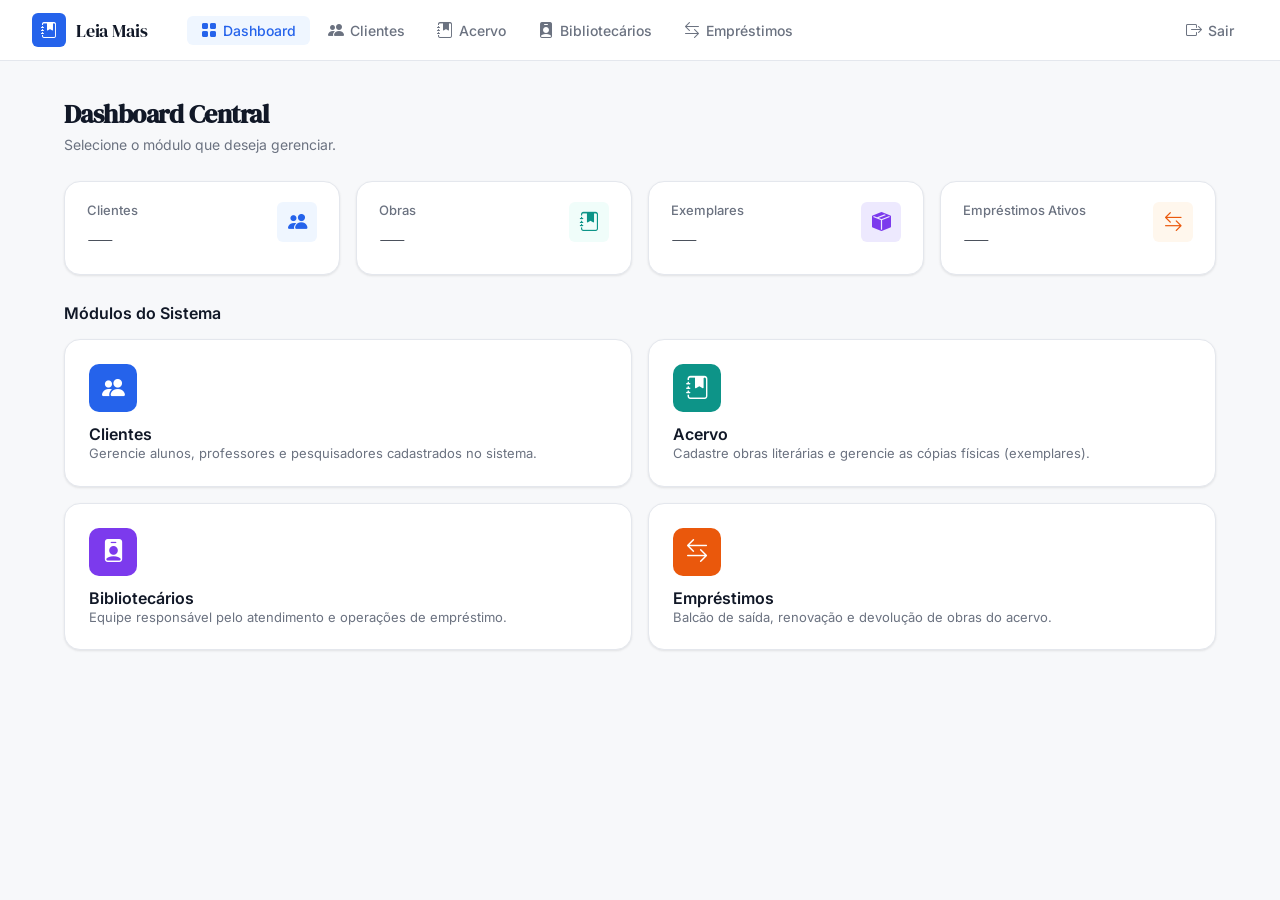
<file: index.html>
<!DOCTYPE html>
<html lang="pt-BR">
<head>
  <meta charset="UTF-8" />
  <meta name="viewport" content="width=device-width, initial-scale=1.0" />
  <title>Leia Mais — Dashboard</title>
  <link rel="stylesheet" href="https://cdn.jsdelivr.net/npm/bootstrap-icons@1.11.3/font/bootstrap-icons.min.css" />
  <link rel="stylesheet" href="style.css" />
</head>
<body>

  <nav class="nav">
    <a href="index.html" class="nav-brand">
      <div class="nav-brand-icon">
        <i class="bi bi-journal-bookmark-fill"></i>
      </div>
      <span class="nav-brand-name">Leia Mais</span>
    </a>

    <div class="nav-links">
      <a href="index.html" class="nav-link active">
        <i class="bi bi-grid-fill"></i>
        Dashboard
      </a>
      <a href="clientes.html" class="nav-link">
        <i class="bi bi-people-fill"></i>
        Clientes
      </a>
      <a href="acervo.html" class="nav-link">
        <i class="bi bi-journal-bookmark-fill"></i>
        Acervo
      </a>
      <a href="bibliotecarios.html" class="nav-link">
        <i class="bi bi-person-badge-fill"></i>
        Bibliotecários
      </a>
      <a href="emprestimos.html" class="nav-link">
        <i class="bi bi-arrow-left-right"></i>
        Empréstimos
      </a>
    </div>

    <div class="nav-actions">
      <a href="login.html" class="btn-logout">
        <i class="bi bi-box-arrow-right"></i>
        Sair
      </a>
    </div>
  </nav>

  <main class="page">

    <div class="page-header">
      <h1 class="page-title">Dashboard Central</h1>
      <p class="page-subtitle">Selecione o módulo que deseja gerenciar.</p>
    </div>

  
    <div class="stats-grid">

      <div class="stat-card">
        <div class="stat-info">
          <p class="stat-label">Clientes</p>
          <p class="stat-value" id="stat-clientes">—</p>
        </div>
        <div class="stat-icon stat-icon-blue">
          <i class="bi bi-people-fill"></i>
        </div>
      </div>

      <div class="stat-card">
        <div class="stat-info">
          <p class="stat-label">Obras</p>
          <p class="stat-value" id="stat-obras">—</p>
        </div>
        <div class="stat-icon stat-icon-teal">
          <i class="bi bi-journal-bookmark-fill"></i>
        </div>
      </div>

      <div class="stat-card">
        <div class="stat-info">
          <p class="stat-label">Exemplares</p>
          <p class="stat-value" id="stat-exemplares">—</p>
        </div>
        <div class="stat-icon stat-icon-purple">
          <i class="bi bi-box-seam-fill"></i>
        </div>
      </div>

      <div class="stat-card">
        <div class="stat-info">
          <p class="stat-label">Empréstimos Ativos</p>
          <p class="stat-value" id="stat-emprestimos">—</p>
        </div>
        <div class="stat-icon stat-icon-orange">
          <i class="bi bi-arrow-left-right"></i>
        </div>
      </div>

    </div>

    <div class="page-header" style="margin-bottom:16px;">
      <h2 style="font-size:1rem; font-weight:600; color:var(--color-text);">Módulos do Sistema</h2>
    </div>

    <div class="modules-grid">

      <a href="clientes.html" class="module-card">
        <div class="module-icon module-icon-blue">
          <i class="bi bi-people-fill"></i>
        </div>
        <div>
          <p class="module-name">Clientes</p>
          <p class="module-desc">Gerencie alunos, professores e pesquisadores cadastrados no sistema.</p>
        </div>
      </a>

      <a href="acervo.html" class="module-card">
        <div class="module-icon module-icon-teal">
          <i class="bi bi-journal-bookmark-fill"></i>
        </div>
        <div>
          <p class="module-name">Acervo</p>
          <p class="module-desc">Cadastre obras literárias e gerencie as cópias físicas (exemplares).</p>
        </div>
      </a>

      <a href="bibliotecarios.html" class="module-card">
        <div class="module-icon module-icon-purple">
          <i class="bi bi-person-badge-fill"></i>
        </div>
        <div>
          <p class="module-name">Bibliotecários</p>
          <p class="module-desc">Equipe responsável pelo atendimento e operações de empréstimo.</p>
        </div>
      </a>

      <a href="emprestimos.html" class="module-card">
        <div class="module-icon module-icon-orange">
          <i class="bi bi-arrow-left-right"></i>
        </div>
        <div>
          <p class="module-name">Empréstimos</p>
          <p class="module-desc">Balcão de saída, renovação e devolução de obras do acervo.</p>
        </div>
      </a>

    </div>

  </main>

</body>
</html>
</file>
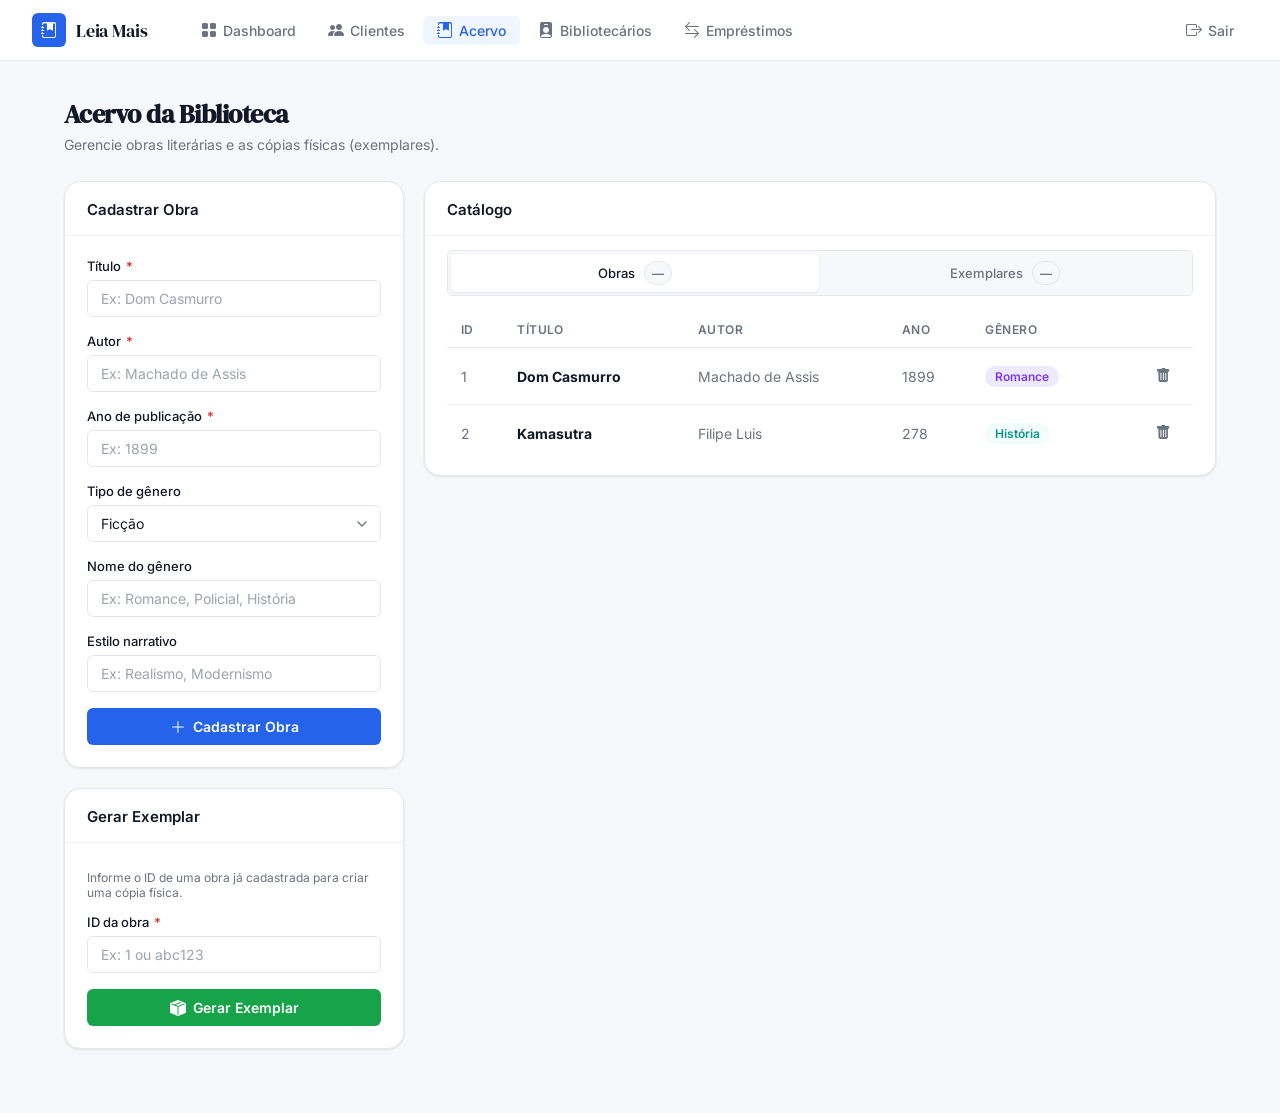
<file: acervo.html>
<!DOCTYPE html>
<html lang="pt-BR">
<head>
  <meta charset="UTF-8" />
  <meta name="viewport" content="width=device-width, initial-scale=1.0" />
  <title>Leia Mais — Acervo</title>
  <link rel="stylesheet" href="https://cdn.jsdelivr.net/npm/bootstrap-icons@1.11.3/font/bootstrap-icons.min.css" />
  <link rel="stylesheet" href="style.css" />
</head>
<body>

  <nav class="nav">
    <a href="index.html" class="nav-brand">
      <div class="nav-brand-icon">
        <i class="bi bi-journal-bookmark-fill"></i>
      </div>
      <span class="nav-brand-name">Leia Mais</span>
    </a>
    <div class="nav-links">
      <a href="index.html" class="nav-link">
        <i class="bi bi-grid-fill"></i>
        Dashboard
      </a>
      <a href="clientes.html" class="nav-link">
        <i class="bi bi-people-fill"></i>
        Clientes
      </a>
      <a href="acervo.html" class="nav-link active">
        <i class="bi bi-journal-bookmark-fill"></i>
        Acervo
      </a>
      <a href="bibliotecarios.html" class="nav-link">
        <i class="bi bi-person-badge-fill"></i>
        Bibliotecários
      </a>
      <a href="emprestimos.html" class="nav-link">
        <i class="bi bi-arrow-left-right"></i>
        Empréstimos
      </a>
    </div>
    <div class="nav-actions">
      <a href="login.html" class="btn-logout">
        <i class="bi bi-box-arrow-right"></i>
        Sair
      </a>
    </div>
  </nav>

  <main class="page">

    <div class="page-header">
      <h1 class="page-title">Acervo da Biblioteca</h1>
      <p class="page-subtitle">Gerencie obras literárias e as cópias físicas (exemplares).</p>
    </div>

    <div class="two-col">

      <div style="display:flex; flex-direction:column; gap:20px;">

        <div class="card">
          <div class="card-header">
            <span class="card-title">Cadastrar Obra</span>
          </div>
          <div class="card-body">
         
            <form id="form-obra" autocomplete="off">

              <div class="form-group">
                <label class="form-label" for="obra-titulo">Título <span class="req">*</span></label>
                <input id="obra-titulo" name="titulo" type="text" class="form-control"
                       placeholder="Ex: Dom Casmurro" required />
              </div>

              <div class="form-group">
                <label class="form-label" for="obra-autor">Autor <span class="req">*</span></label>
                <input id="obra-autor" name="autor" type="text" class="form-control"
                       placeholder="Ex: Machado de Assis" required />
              </div>

              <div class="form-group">
                <label class="form-label" for="obra-ano">Ano de publicação <span class="req">*</span></label>
                <input id="obra-ano" name="anoPublicacao" type="number" class="form-control"
                       placeholder="Ex: 1899" min="1" max="9999" required />
              </div>

              <div class="form-group">
                <label class="form-label" for="obra-tipo-genero">Tipo de gênero</label>
               
                <select id="obra-tipo-genero" name="tipoGenero" class="form-control">
                  <option value="ficcao">Ficção</option>
                  <option value="naoFiccao">Não Ficção</option>
                </select>
              </div>

              <div class="form-group">
                <label class="form-label" for="obra-nome-genero">Nome do gênero</label>
                <input id="obra-nome-genero" name="nomeGenero" type="text" class="form-control"
                       placeholder="Ex: Romance, Policial, História" />
              </div>

              <div class="form-group" id="grupo-estilo">
                <label class="form-label" for="obra-estilo">Estilo narrativo</label>
                <input id="obra-estilo" name="estiloNarrativo" type="text" class="form-control"
                       placeholder="Ex: Realismo, Modernismo" />
              </div>

              <div class="form-group" id="grupo-area-estudo" style="display:none;">
                <label class="form-label" for="obra-area-estudo">Área de estudo</label>
                <input id="obra-area-estudo" name="areaEstudo" type="text" class="form-control"
                       placeholder="Ex: História, Filosofia" />
              </div>

              <button type="submit" class="btn btn-primary">
                <i class="bi bi-plus-lg"></i>
                Cadastrar Obra
              </button>

            </form>
          </div>
        </div>

        <div class="card">
          <div class="card-header">
            <span class="card-title">Gerar Exemplar</span>
          </div>
          <div class="card-body">
            <p class="form-hint" style="margin-bottom:14px;">Informe o ID de uma obra já cadastrada para criar uma cópia física.</p>
           
            <form id="form-exemplar" autocomplete="off">

              <div class="form-group">
                <label class="form-label" for="exemplar-obra-id">ID da obra <span class="req">*</span></label>
                <input id="exemplar-obra-id" name="obraId" type="text" class="form-control"
                       placeholder="Ex: 1 ou abc123" required />
              </div>

              <button type="submit" class="btn btn-green">
                <i class="bi bi-box-seam-fill"></i>
                Gerar Exemplar
              </button>

            </form>
          </div>
        </div>

      </div>

      <div class="card">
        <div class="card-header">
          <span class="card-title">Catálogo</span>
        </div>
        <div class="card-body" style="padding-top:14px; padding-bottom:14px;">

          <div class="tab-group" role="tablist">
            <button class="tab-btn active" id="tab-obras" role="tab" aria-selected="true"
                    aria-controls="painel-obras">
              Obras <span class="badge-count" id="count-obras" style="margin-left:6px;">—</span>
            </button>
            <button class="tab-btn" id="tab-exemplares" role="tab" aria-selected="false"
                    aria-controls="painel-exemplares">
              Exemplares <span class="badge-count" id="count-exemplares" style="margin-left:6px;">—</span>
            </button>
          </div>

          <div id="painel-obras" role="tabpanel" aria-labelledby="tab-obras">
            <div class="table-wrap">
              <table id="tabela-obras" aria-label="Lista de obras">
                <thead>
                  <tr>
                    <th>ID</th>
                    <th>Título</th>
                    <th>Autor</th>
                    <th>Ano</th>
                    <th>Gênero</th>
                    <th></th>
                  </tr>
                </thead>
                <tbody id="tbody-obras">
                  <tr data-obra-id="">
                    <td class="td-muted">1</td>
                    <td><strong>Dom Casmurro</strong></td>
                    <td class="td-muted">Machado de Assis</td>
                    <td class="td-muted">1899</td>
                    <td><span class="pill pill-purple">Romance</span></td>
                    <td class="td-actions">
                      <button class="btn-icon" title="Remover obra" aria-label="Remover Dom Casmurro">
                        <i class="bi bi-trash-fill"></i>
                      </button>
                    </td>
                  </tr>
                  <tr data-obra-id="">
                    <td class="td-muted">2</td>
                    <td><strong>Kamasutra</strong></td>
                    <td class="td-muted">Filipe Luis</td>
                    <td class="td-muted">278</td>
                    <td><span class="pill pill-teal">História</span></td>
                    <td class="td-actions">
                      <button class="btn-icon" title="Remover obra" aria-label="Remover 1822">
                        <i class="bi bi-trash-fill"></i>
                      </button>
                    </td>
                  </tr>
                </tbody>
              </table>
            </div>
          </div>

          <div id="painel-exemplares" role="tabpanel" aria-labelledby="tab-exemplares" style="display:none;">
            <div class="table-wrap">
              <table id="tabela-exemplares" aria-label="Lista de exemplares">
                <thead>
                  <tr>
                    <th>ID Exemplar</th>
                    <th>Obra</th>
                    <th>Status</th>
                    <th></th>
                  </tr>
                </thead>
                <tbody id="tbody-exemplares">
                  <tr data-exemplar-id="">
                    <td><strong>EX001</strong></td>
                    <td class="td-muted">Dom Casmurro</td>
                    <td><span class="status-dot">Disponível</span></td>
                    <td class="td-actions">
                      <button class="btn-icon" title="Remover exemplar" aria-label="Remover EX001">
                        <i class="bi bi-trash-fill"></i>
                      </button>
                    </td>
                  </tr>
                  <tr data-exemplar-id="">
                    <td><strong>EX002</strong></td>
                    <td class="td-muted">Kamasutra</td>
                    <td><span class="status-dot">Disponível</span></td>
                    <td class="td-actions">
                      <button class="btn-icon" title="Remover exemplar" aria-label="Remover EX002">
                        <i class="bi bi-trash-fill"></i>
                      </button>
                    </td>
                  </tr>
                </tbody>
              </table>
            </div>
          </div>

        </div>
      </div>

    </div>
  </main>

  <script>
    const tabObras      = document.getElementById('tab-obras');
    const tabExemplares = document.getElementById('tab-exemplares');
    const painelObras      = document.getElementById('painel-obras');
    const painelExemplares = document.getElementById('painel-exemplares');

    tabObras.addEventListener('click', () => {
      tabObras.classList.add('active');       tabObras.setAttribute('aria-selected','true');
      tabExemplares.classList.remove('active'); tabExemplares.setAttribute('aria-selected','false');
      painelObras.style.display = '';
      painelExemplares.style.display = 'none';
    });

    tabExemplares.addEventListener('click', () => {
      tabExemplares.classList.add('active');  tabExemplares.setAttribute('aria-selected','true');
      tabObras.classList.remove('active');      tabObras.setAttribute('aria-selected','false');
      painelObras.style.display = 'none';
      painelExemplares.style.display = '';
    });

    const selectGenero    = document.getElementById('obra-tipo-genero');
    const grupoEstilo     = document.getElementById('grupo-estilo');
    const grupoAreaEstudo = document.getElementById('grupo-area-estudo');

    selectGenero.addEventListener('change', () => {
      const isFiccao = selectGenero.value === 'ficcao';
      grupoEstilo.style.display     = isFiccao ? '' : 'none';
      grupoAreaEstudo.style.display = isFiccao ? 'none' : '';
    });
  </script>

</body>
</html>
</file>
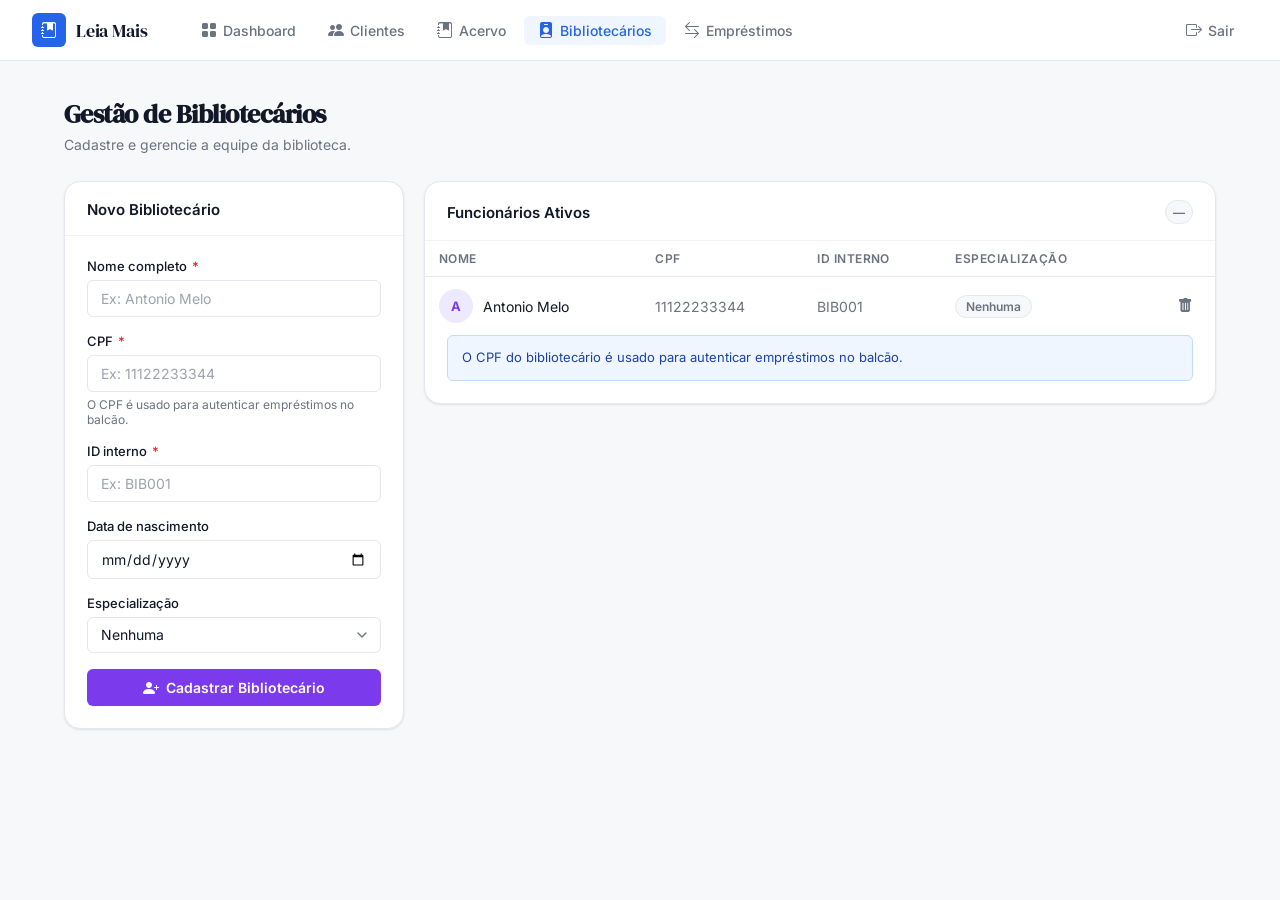
<file: bibliotecarios.html>
<!DOCTYPE html>
<html lang="pt-BR">
<head>
  <meta charset="UTF-8" />
  <meta name="viewport" content="width=device-width, initial-scale=1.0" />
  <title>Leia Mais — Bibliotecários</title>
  <link rel="stylesheet" href="https://cdn.jsdelivr.net/npm/bootstrap-icons@1.11.3/font/bootstrap-icons.min.css" />
  <link rel="stylesheet" href="style.css" />
</head>
<body>

  <nav class="nav">
    <a href="index.html" class="nav-brand">
      <div class="nav-brand-icon">
        <i class="bi bi-journal-bookmark-fill"></i>
      </div>
      <span class="nav-brand-name">Leia Mais</span>
    </a>
    <div class="nav-links">
      <a href="index.html" class="nav-link">
        <i class="bi bi-grid-fill"></i>
        Dashboard
      </a>
      <a href="clientes.html" class="nav-link">
        <i class="bi bi-people-fill"></i>
        Clientes
      </a>
      <a href="acervo.html" class="nav-link">
        <i class="bi bi-journal-bookmark-fill"></i>
        Acervo
      </a>
      <a href="bibliotecarios.html" class="nav-link active">
        <i class="bi bi-person-badge-fill"></i>
        Bibliotecários
      </a>
      <a href="emprestimos.html" class="nav-link">
        <i class="bi bi-arrow-left-right"></i>
        Empréstimos
      </a>
    </div>
    <div class="nav-actions">
      <a href="login.html" class="btn-logout">
        <i class="bi bi-box-arrow-right"></i>
        Sair
      </a>
    </div>
  </nav>

  <main class="page">

    <div class="page-header">
      <h1 class="page-title">Gestão de Bibliotecários</h1>
      <p class="page-subtitle">Cadastre e gerencie a equipe da biblioteca.</p>
    </div>

    <div class="two-col">

      
      <div class="card">
        <div class="card-header">
          <span class="card-title">Novo Bibliotecário</span>
        </div>
        <div class="card-body">

         
          <form id="form-bibliotecario" autocomplete="off">

            <div class="form-group">
              <label class="form-label" for="biblio-nome">Nome completo <span class="req">*</span></label>
              <input id="biblio-nome" name="nome" type="text" class="form-control"
                     placeholder="Ex: Antonio Melo" required />
            </div>

            <div class="form-group">
              <label class="form-label" for="biblio-cpf">CPF <span class="req">*</span></label>
              <input id="biblio-cpf" name="cpf" type="text" class="form-control"
                     placeholder="Ex: 11122233344" maxlength="11" required />
              <p class="form-hint">O CPF é usado para autenticar empréstimos no balcão.</p>
            </div>

            <div class="form-group">
              <label class="form-label" for="biblio-id">ID interno <span class="req">*</span></label>
              <input id="biblio-id" name="idInterno" type="text" class="form-control"
                     placeholder="Ex: BIB001" required />
            </div>

            <div class="form-group">
              <label class="form-label" for="biblio-nascimento">Data de nascimento</label>
              <input id="biblio-nascimento" name="dataNascimento" type="date" class="form-control" />
            </div>

            <div class="form-group">
              <label class="form-label" for="biblio-especializacao">Especialização</label>
             
              <select id="biblio-especializacao" name="especializacao" class="form-control">
                <option value="Nenhuma">Nenhuma</option>
                <option value="Especialista">Especialista</option>
                <option value="Mestre">Mestre</option>
                <option value="Doutor">Doutor</option>
              </select>
            </div>

            <button type="submit" class="btn btn-purple">
              <i class="bi bi-person-plus-fill"></i>
              Cadastrar Bibliotecário
            </button>

          </form>
        </div>
      </div>

      <div class="card">
        <div class="card-header">
          <span class="card-title">Funcionários Ativos</span>
          <span class="badge-count" id="count-bibliotecarios">—</span>
        </div>

        <div class="table-wrap">
       
          <table id="tabela-bibliotecarios" aria-label="Lista de bibliotecários">
            <thead>
              <tr>
                <th>Nome</th>
                <th>CPF</th>
                <th>ID Interno</th>
                <th>Especialização</th>
                <th></th>
              </tr>
            </thead>
            <tbody id="tbody-bibliotecarios">
              <tr data-biblio-id="">
                <td>
                  <div class="avatar-cell">
                    <div class="avatar" style="background:var(--color-purple-light);color:var(--color-purple);">A</div>
                    Antonio Melo
                  </div>
                </td>
                <td class="td-muted">11122233344</td>
                <td class="td-muted">BIB001</td>
                <td><span class="pill pill-gray">Nenhuma</span></td>
                <td class="td-actions">
                  <button class="btn-icon" title="Remover bibliotecário" aria-label="Remover Mario">
                    <i class="bi bi-trash-fill"></i>
                  </button>
                </td>
              </tr>
            </tbody>
          </table>
        </div>

        <div class="info-box" style="margin:0 22px 22px;">
          O CPF do bibliotecário é usado para autenticar empréstimos no balcão.
        </div>

      </div>
    </div>
  </main>

</body>
</html>
</file>
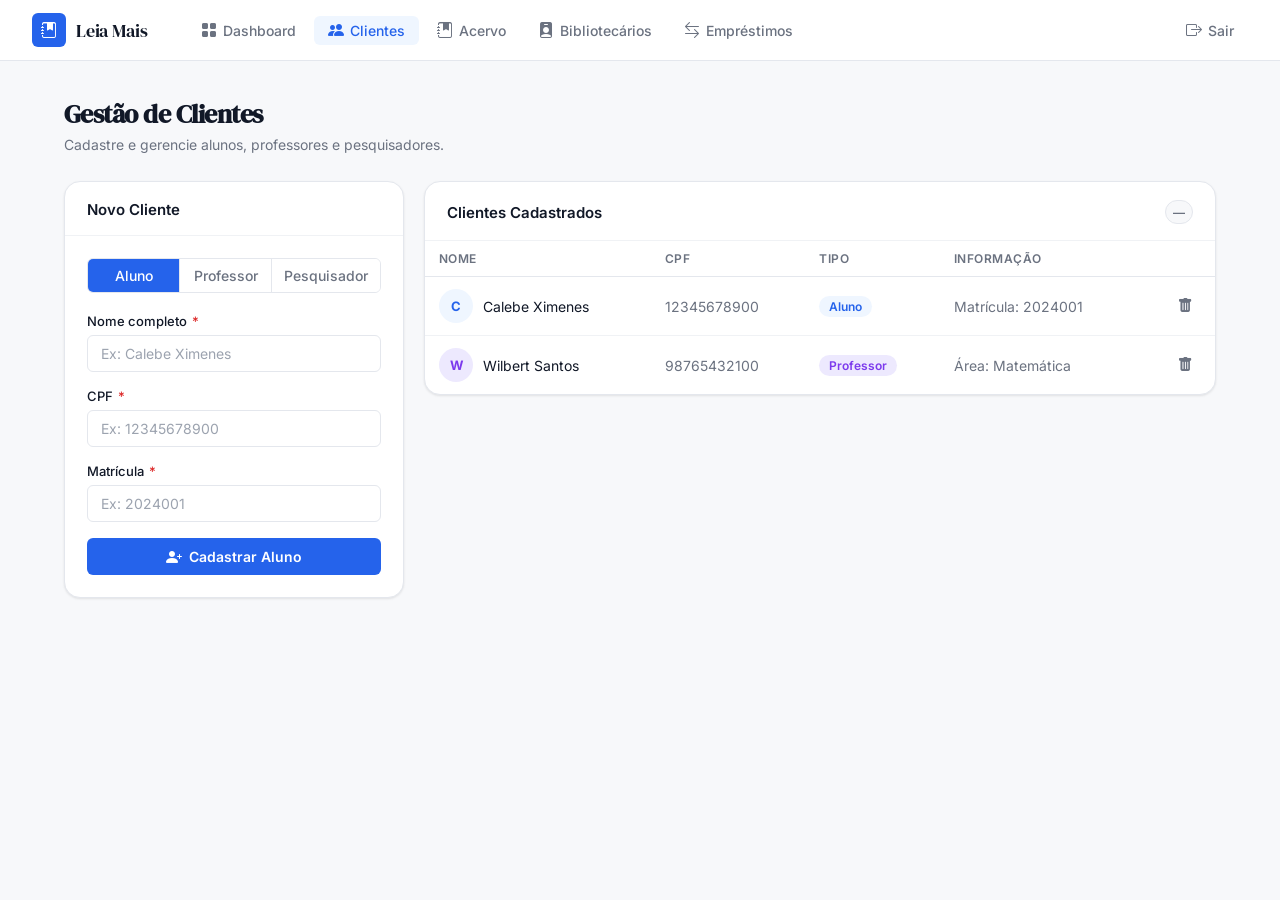
<file: clientes.html>
<!DOCTYPE html>
<html lang="pt-BR">
<head>
  <meta charset="UTF-8" />
  <meta name="viewport" content="width=device-width, initial-scale=1.0" />
  <title>Leia Mais — Clientes</title>
  <link rel="stylesheet" href="https://cdn.jsdelivr.net/npm/bootstrap-icons@1.11.3/font/bootstrap-icons.min.css" />
  <link rel="stylesheet" href="style.css" />
</head>
<body>

  <nav class="nav">
    <a href="index.html" class="nav-brand">
      <div class="nav-brand-icon">
        <i class="bi bi-journal-bookmark-fill"></i>
      </div>
      <span class="nav-brand-name">Leia Mais</span>
    </a>
    <div class="nav-links">
      <a href="index.html" class="nav-link">
        <i class="bi bi-grid-fill"></i>
        Dashboard
      </a>
      <a href="clientes.html" class="nav-link active">
        <i class="bi bi-people-fill"></i>
        Clientes
      </a>
      <a href="acervo.html" class="nav-link">
        <i class="bi bi-journal-bookmark-fill"></i>
        Acervo
      </a>
      <a href="bibliotecarios.html" class="nav-link">
        <i class="bi bi-person-badge-fill"></i>
        Bibliotecários
      </a>
      <a href="emprestimos.html" class="nav-link">
        <i class="bi bi-arrow-left-right"></i>
        Empréstimos
      </a>
    </div>
    <div class="nav-actions">
      <a href="login.html" class="btn-logout">
        <i class="bi bi-box-arrow-right"></i>
        Sair
      </a>
    </div>
  </nav>

  <main class="page">

    <div class="page-header">
      <h1 class="page-title">Gestão de Clientes</h1>
      <p class="page-subtitle">Cadastre e gerencie alunos, professores e pesquisadores.</p>
    </div>

    <div class="two-col">

      <div class="card">
        <div class="card-header">
          <span class="card-title">Novo Cliente</span>
        </div>
        <div class="card-body">

         
          <div class="type-toggle" id="tipo-toggle" role="group" aria-label="Tipo de cliente">
            <button type="button" class="type-toggle-btn active" data-tipo="aluno" id="btn-tipo-aluno">Aluno</button>
            <button type="button" class="type-toggle-btn" data-tipo="professor" id="btn-tipo-professor">Professor</button>
            <button type="button" class="type-toggle-btn" data-tipo="pesquisador" id="btn-tipo-pesquisador">Pesquisador</button>
          </div>

         
          <form id="form-cliente" autocomplete="off">

            <input type="hidden" id="campo-tipo" name="tipo" value="aluno" />

            <div class="form-group">
              <label class="form-label" for="cliente-nome">Nome completo <span class="req">*</span></label>
              <input id="cliente-nome" name="nome" type="text" class="form-control"
                     placeholder="Ex: Calebe Ximenes" required />
            </div>

            <div class="form-group">
              <label class="form-label" for="cliente-cpf">CPF <span class="req">*</span></label>
              <input id="cliente-cpf" name="cpf" type="text" class="form-control"
                     placeholder="Ex: 12345678900" maxlength="11" required />
            </div>

            <div class="form-group" id="grupo-matricula">
              <label class="form-label" for="cliente-matricula">
                Matrícula <span class="req">*</span>
              </label>
              <input id="cliente-matricula" name="matriculaAluno" type="text" class="form-control"
                     placeholder="Ex: 2024001" />
            </div>

            <div class="form-group" id="grupo-area" style="display:none;">
              <label class="form-label" for="cliente-area">
                Área de atuação <span class="req">*</span>
              </label>
              <input id="cliente-area" name="areaAtuacao" type="text" class="form-control"
                     placeholder="Ex: Matemática, Biologia" />
            </div>

            <button type="submit" class="btn btn-primary" id="btn-cadastrar-cliente">
              <i class="bi bi-person-plus-fill"></i>
              Cadastrar Aluno
            </button>

          </form>

        </div>
      </div>

      <div class="card">
        <div class="card-header">
          <span class="card-title">Clientes Cadastrados</span>
          <span class="badge-count" id="count-clientes">—</span>
        </div>

        <div class="table-wrap">
        
          <table id="tabela-clientes" aria-label="Lista de clientes">
            <thead>
              <tr>
                <th>Nome</th>
                <th>CPF</th>
                <th>Tipo</th>
                <th>Informação</th>
                <th></th>
              </tr>
            </thead>
            <tbody id="tbody-clientes">
              <tr data-cliente-id="">
                <td>
                  <div class="avatar-cell">
                    <div class="avatar" style="background:var(--color-primary-light);color:var(--color-primary);">C</div>
                    Calebe Ximenes
                  </div>
                </td>
                <td class="td-muted">12345678900</td>
                <td><span class="pill pill-blue">Aluno</span></td>
                <td class="td-muted">Matrícula: 2024001</td>
                <td class="td-actions">
                  <button class="btn-icon" title="Remover cliente" aria-label="Remover Calebe Ximenes">
                    <i class="bi bi-trash-fill"></i>
                  </button>
                </td>
              </tr>
              <tr data-cliente-id="">
                <td>
                  <div class="avatar-cell">
                    <div class="avatar" style="background:var(--color-purple-light);color:var(--color-purple);">W</div>
                    Wilbert Santos
                  </div>
                </td>
                <td class="td-muted">98765432100</td>
                <td><span class="pill pill-purple">Professor</span></td>
                <td class="td-muted">Área: Matemática</td>
                <td class="td-actions">
                  <button class="btn-icon" title="Remover cliente" aria-label="Remover Wilbert Santos">
                    <i class="bi bi-trash-fill"></i>
                  </button>
                </td>
              </tr>
            </tbody>
          </table>
        </div>

      </div>
    </div>
  </main>

 
  <script>
    const toggleBtns = document.querySelectorAll('.type-toggle-btn');
    const campoTipo  = document.getElementById('campo-tipo');
    const grupoMat   = document.getElementById('grupo-matricula');
    const grupoArea  = document.getElementById('grupo-area');
    const btnLabel   = document.getElementById('btn-cadastrar-cliente');

    const labels = {
      aluno:       'Cadastrar Aluno',
      professor:   'Cadastrar Professor',
      pesquisador: 'Cadastrar Pesquisador',
    };

    function atualizarTipo(tipo) {
      campoTipo.value = tipo;
      grupoMat.style.display  = (tipo === 'aluno' || tipo === 'pesquisador') ? '' : 'none';
      grupoArea.style.display = (tipo === 'professor' || tipo === 'pesquisador') ? '' : 'none';
      btnLabel.lastChild.textContent = ' ' + labels[tipo];
    }

    toggleBtns.forEach(btn => {
      btn.addEventListener('click', () => {
        toggleBtns.forEach(b => b.classList.remove('active'));
        btn.classList.add('active');
        atualizarTipo(btn.dataset.tipo);
      });
    });
  </script>

</body>
</html>
</file>
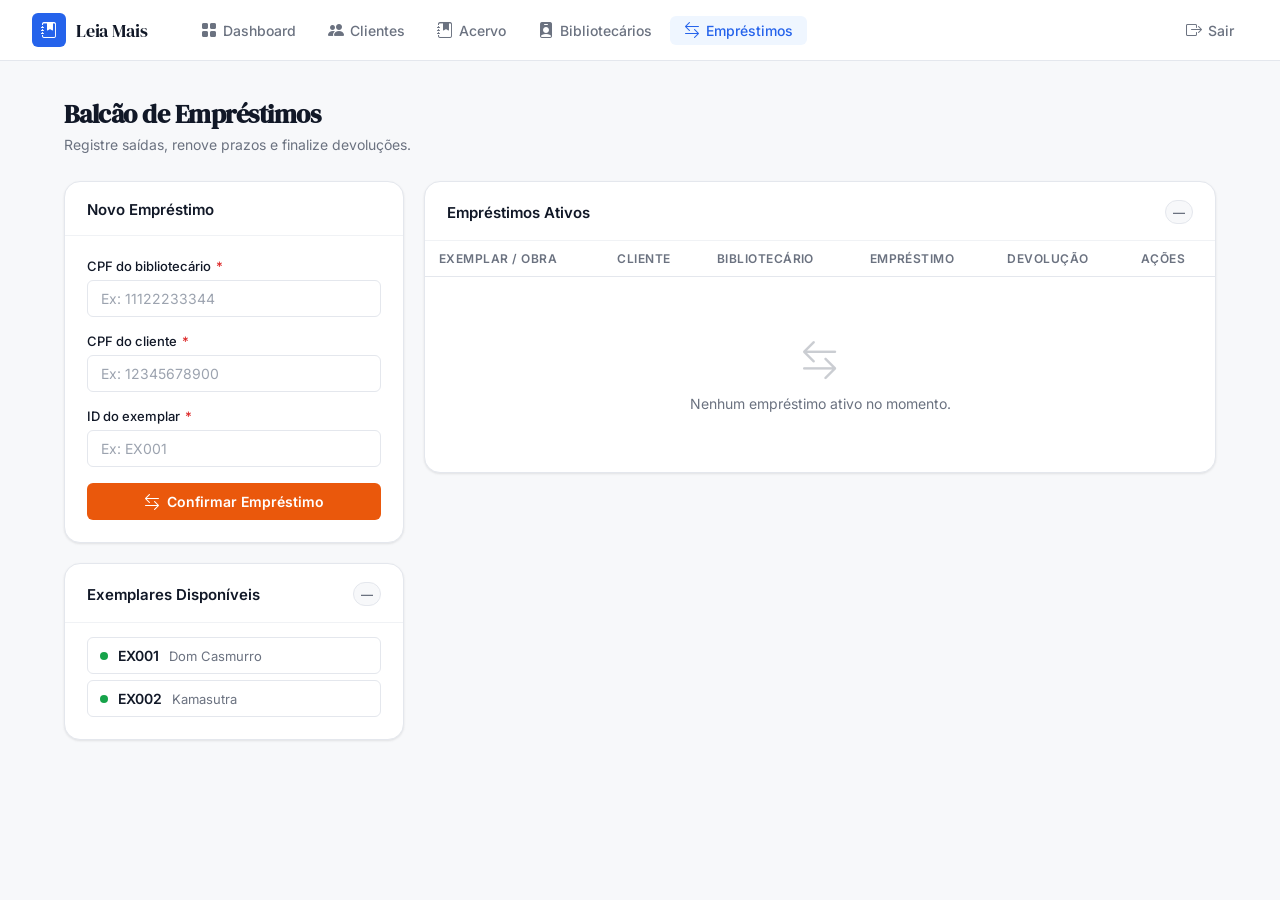
<file: emprestimos.html>
<!DOCTYPE html>
<html lang="pt-BR">
<head>
  <meta charset="UTF-8" />
  <meta name="viewport" content="width=device-width, initial-scale=1.0" />
  <title>Leia Mais — Empréstimos</title>
  <link rel="stylesheet" href="https://cdn.jsdelivr.net/npm/bootstrap-icons@1.11.3/font/bootstrap-icons.min.css" />
  <link rel="stylesheet" href="style.css" />
</head>
<body>

  <nav class="nav">
    <a href="index.html" class="nav-brand">
      <div class="nav-brand-icon">
        <i class="bi bi-journal-bookmark-fill"></i>
      </div>
      <span class="nav-brand-name">Leia Mais</span>
    </a>
    <div class="nav-links">
      <a href="index.html" class="nav-link">
        <i class="bi bi-grid-fill"></i>
        Dashboard
      </a>
      <a href="clientes.html" class="nav-link">
        <i class="bi bi-people-fill"></i>
        Clientes
      </a>
      <a href="acervo.html" class="nav-link">
        <i class="bi bi-journal-bookmark-fill"></i>
        Acervo
      </a>
      <a href="bibliotecarios.html" class="nav-link">
        <i class="bi bi-person-badge-fill"></i>
        Bibliotecários
      </a>
      <a href="emprestimos.html" class="nav-link active">
        <i class="bi bi-arrow-left-right"></i>
        Empréstimos
      </a>
    </div>
    <div class="nav-actions">
      <a href="login.html" class="btn-logout">
        <i class="bi bi-box-arrow-right"></i>
        Sair
      </a>
    </div>
  </nav>

  <main class="page">

    <div class="page-header">
      <h1 class="page-title">Balcão de Empréstimos</h1>
      <p class="page-subtitle">Registre saídas, renove prazos e finalize devoluções.</p>
    </div>

    <div class="two-col">

      <div style="display:flex; flex-direction:column; gap:20px;">

        <div class="card">
          <div class="card-header">
            <span class="card-title">Novo Empréstimo</span>
          </div>
          <div class="card-body">

          
            <form id="form-emprestimo" autocomplete="off">

              <div class="form-group">
                <label class="form-label" for="emp-cpf-biblio">CPF do bibliotecário <span class="req">*</span></label>
                <input id="emp-cpf-biblio" name="cpfBibliotecario" type="text" class="form-control"
                       placeholder="Ex: 11122233344" maxlength="11" required />
              </div>

              <div class="form-group">
                <label class="form-label" for="emp-cpf-cliente">CPF do cliente <span class="req">*</span></label>
                <input id="emp-cpf-cliente" name="cpfCliente" type="text" class="form-control"
                       placeholder="Ex: 12345678900" maxlength="11" required />
              </div>

              <div class="form-group">
                <label class="form-label" for="emp-id-exemplar">ID do exemplar <span class="req">*</span></label>
                <input id="emp-id-exemplar" name="idExemplar" type="text" class="form-control"
                       placeholder="Ex: EX001" required />
              </div>

              <button type="submit" class="btn btn-orange">
                <i class="bi bi-arrow-left-right"></i>
                Confirmar Empréstimo
              </button>

            </form>
          </div>
        </div>

        <div class="card">
          <div class="card-header">
            <span class="card-title">Exemplares Disponíveis</span>
            <span class="badge-count" id="count-disponiveis">—</span>
          </div>
          <div class="card-body" style="padding-top:14px;">
          
            <div class="exemplar-list" id="lista-disponiveis">
              <div class="exemplar-item" data-exemplar-id="EX001">
                <span class="status-dot"></span>
                <span class="exemplar-item-id">EX001</span>
                <span class="exemplar-item-obra">Dom Casmurro</span>
              </div>
              <div class="exemplar-item" data-exemplar-id="EX002">
                <span class="status-dot"></span>
                <span class="exemplar-item-id">EX002</span>
                <span class="exemplar-item-obra">Kamasutra</span>
              </div>
            </div>
          </div>
        </div>

      </div>

      <div class="card">
        <div class="card-header">
          <span class="card-title">Empréstimos Ativos</span>
          <span class="badge-count" id="count-emprestimos">—</span>
        </div>

        <div class="table-wrap">
         
          <table id="tabela-emprestimos" aria-label="Empréstimos ativos">
            <thead>
              <tr>
                <th>Exemplar / Obra</th>
                <th>Cliente</th>
                <th>Bibliotecário</th>
                <th>Empréstimo</th>
                <th>Devolução</th>
                <th>Ações</th>
              </tr>
            </thead>
            <tbody id="tbody-emprestimos">
              <tr id="tr-empty-emprestimos">
                <td colspan="6">
                  <div class="empty-state">
                    <i class="bi bi-arrow-left-right"></i>
                    <p>Nenhum empréstimo ativo no momento.</p>
                  </div>
                </td>
              </tr>

            </tbody>
          </table>
        </div>

      </div>

    </div>
  </main>

  
  <script>
    document.querySelectorAll('.exemplar-item').forEach(item => {
      item.style.cursor = 'pointer';
      item.addEventListener('click', () => {
        const idExemplar = item.dataset.exemplarId;
        document.getElementById('emp-id-exemplar').value = idExemplar;
        document.getElementById('emp-id-exemplar').focus();
      });
    });
  </script>

</body>
</html>
</file>
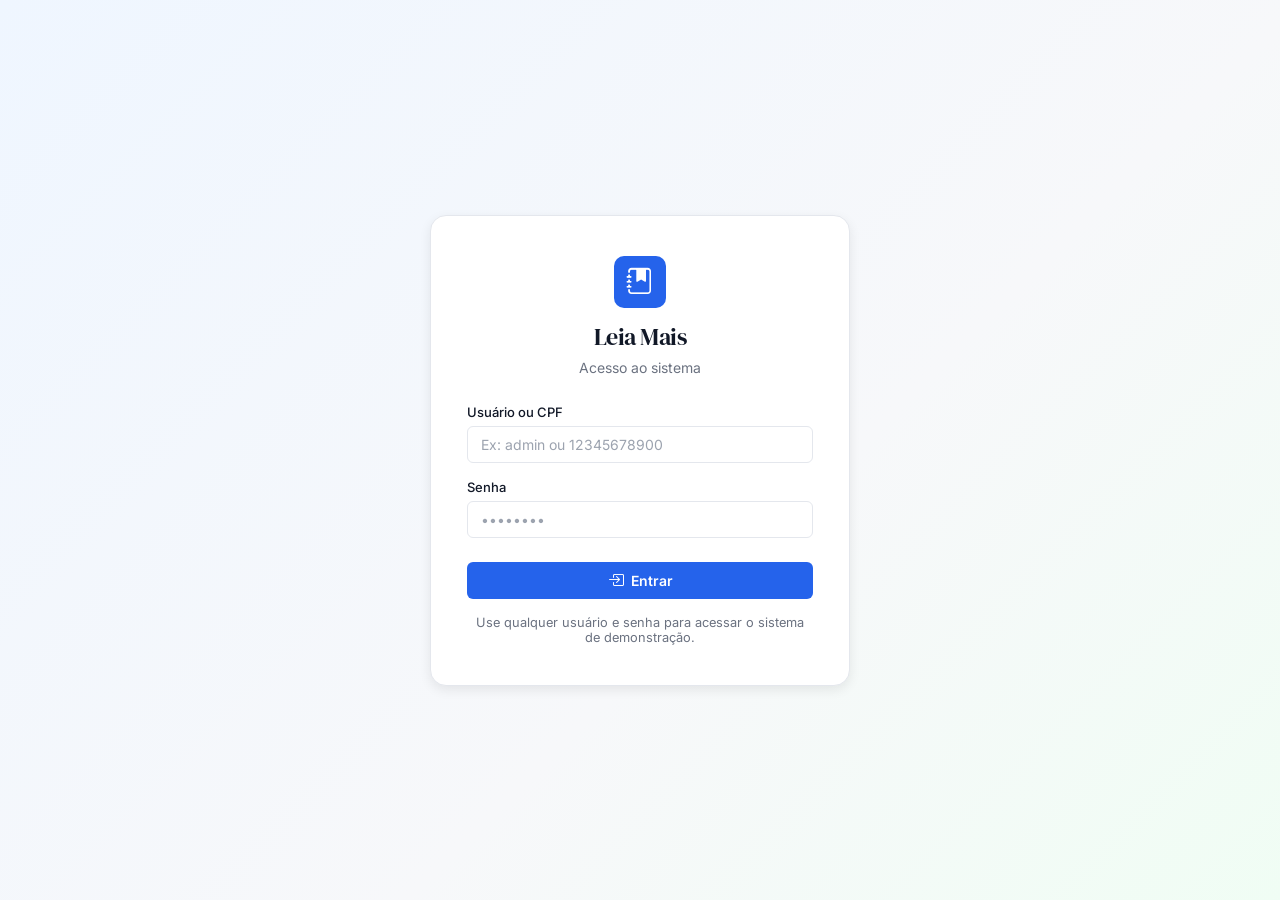
<file: login.html>
<!DOCTYPE html>
<html lang="pt-BR">
<head>
  <meta charset="UTF-8" />
  <meta name="viewport" content="width=device-width, initial-scale=1.0" />
  <title>Leia Mais — Acesso</title>
  <link rel="stylesheet" href="https://cdn.jsdelivr.net/npm/bootstrap-icons@1.11.3/font/bootstrap-icons.min.css" />
  <link rel="stylesheet" href="style.css" />
</head>
<body class="login-page">

  <div class="login-card">

    <div class="login-logo">
      <div class="login-logo-icon">
        <i class="bi bi-journal-bookmark-fill"></i>
      </div>
      <span class="login-logo-name">Leia Mais</span>
      <span class="login-logo-sub">Acesso ao sistema</span>
    </div>

    <form id="form-login" autocomplete="off">

      <div class="form-group">
        <label class="form-label" for="login-usuario">Usuário ou CPF</label>
        <input
          id="login-usuario"
          name="usuario"
          type="text"
          class="form-control"
          placeholder="Ex: admin ou 12345678900"
          autocomplete="username"
          required
        />
      </div>

      <div class="form-group">
        <label class="form-label" for="login-senha">Senha</label>
        <input
          id="login-senha"
          name="senha"
          type="password"
          class="form-control"
          placeholder="••••••••"
          autocomplete="current-password"
          required
        />
      </div>

      <button type="submit" class="btn btn-primary" style="margin-top:8px;" id="btn-entrar">
        <i class="bi bi-box-arrow-in-right"></i>
        Entrar
      </button>

    </form>

    <p class="login-demo-hint">Use qualquer usuário e senha para acessar o sistema de demonstração.</p>

  </div>

 
  <script>
    document.getElementById('form-login').addEventListener('submit', function(e) {
      e.preventDefault();
      window.location.href = 'index.html';
    });
  </script>

</body>
</html>
</file>
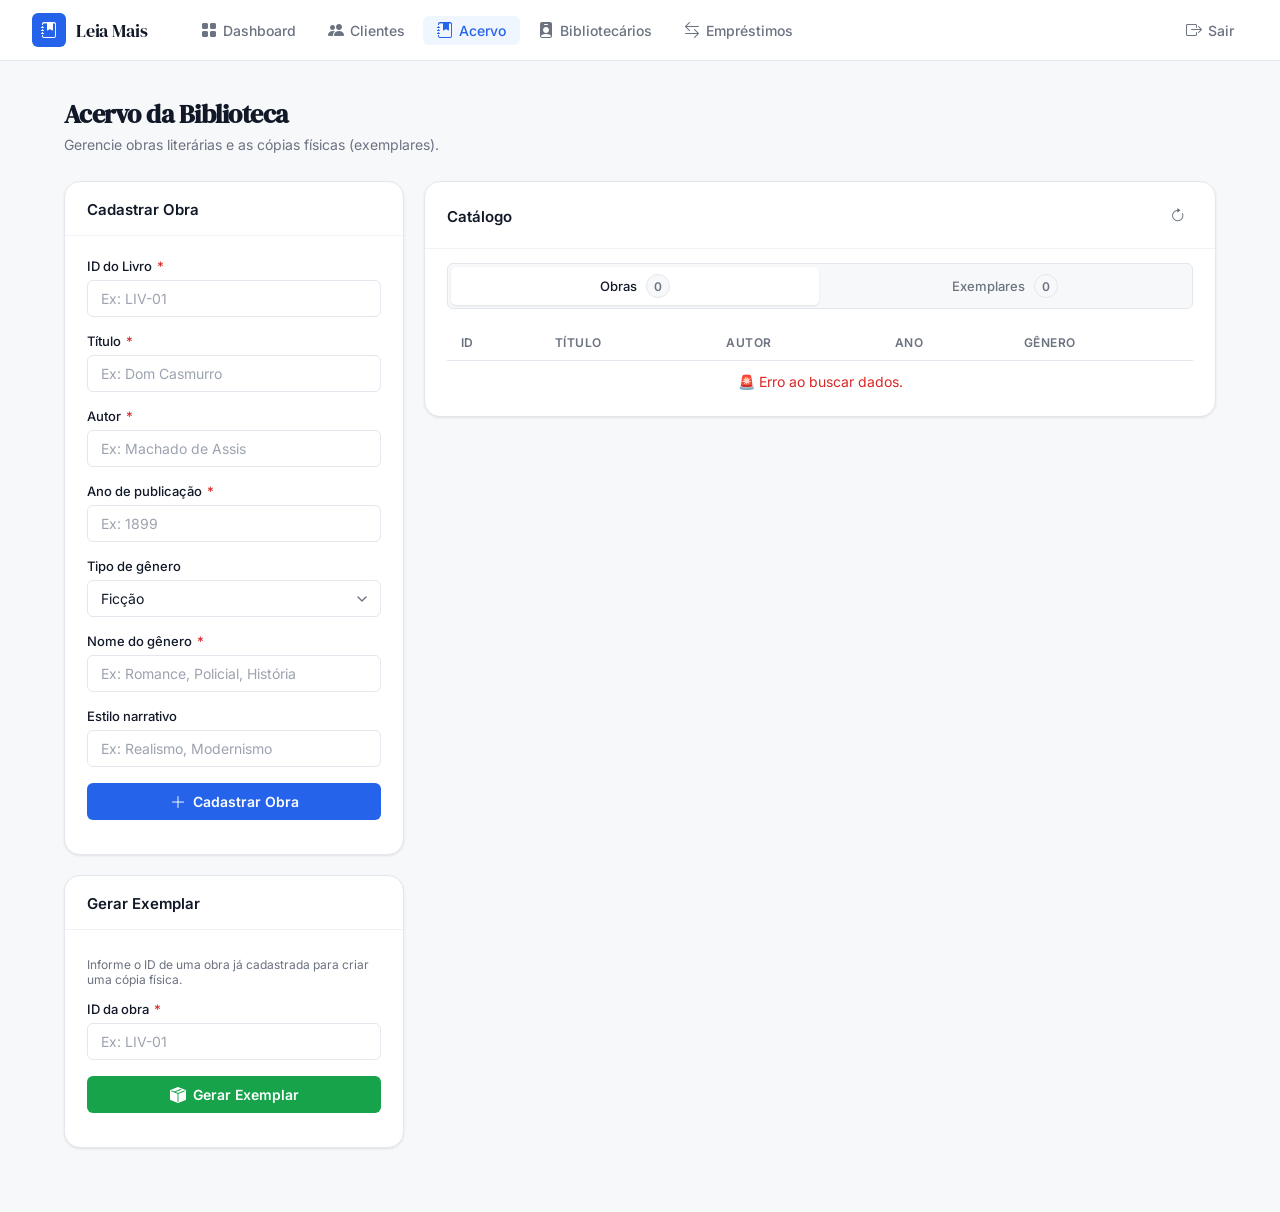
<file: BibliotecaPooApi/FrontendBibliotecaPooApi/acervo.html>
<!DOCTYPE html>
<html lang="pt-BR">
<head>
    <meta charset="UTF-8" />
    <meta name="viewport" content="width=device-width, initial-scale=1.0" />
    <title>Leia Mais — Acervo</title>
    <link rel="stylesheet" href="https://cdn.jsdelivr.net/npm/bootstrap-icons@1.11.3/font/bootstrap-icons.min.css" />

    <link rel="stylesheet" href="style.css" />
</head>
<body onload="inicializarTelas()">

    <nav class="nav">
        <a href="index.html" class="nav-brand">
            <div class="nav-brand-icon">
                <i class="bi bi-journal-bookmark-fill"></i>
            </div>
            <span class="nav-brand-name">Leia Mais</span>
        </a>
        <div class="nav-links">
            <a href="index.html" class="nav-link">
                <i class="bi bi-grid-fill"></i> Dashboard
            </a>
            <a href="clientes.html" class="nav-link">
                <i class="bi bi-people-fill"></i> Clientes
            </a>
            <a href="acervo.html" class="nav-link active">
                <i class="bi bi-journal-bookmark-fill"></i> Acervo
            </a>
            <a href="bibliotecarios.html" class="nav-link">
                <i class="bi bi-person-badge-fill"></i> Bibliotecários
            </a>
            <a href="emprestimos.html" class="nav-link">
                <i class="bi bi-arrow-left-right"></i> Empréstimos
            </a>
        </div>
        <div class="nav-actions">
            <a href="login.html" class="btn-logout">
                <i class="bi bi-box-arrow-right"></i> Sair
            </a>
        </div>
    </nav>

    <main class="page">

        <div class="page-header">
            <h1 class="page-title">Acervo da Biblioteca</h1>
            <p class="page-subtitle">Gerencie obras literárias e as cópias físicas (exemplares).</p>
        </div>

        <div class="two-col">

            <div style="display:flex; flex-direction:column; gap:20px;">

                <div class="card">
                    <div class="card-header">
                        <span class="card-title">Cadastrar Obra</span>
                    </div>
                    <div class="card-body">
                        <form id="form-obra" autocomplete="off">

                            <div class="form-group">
                                <label class="form-label" for="obra-id">ID do Livro <span class="req">*</span></label>
                                <input id="obra-id" name="idLivro" type="text" class="form-control" placeholder="Ex: LIV-01" required />
                            </div>

                            <div class="form-group">
                                <label class="form-label" for="obra-titulo">Título <span class="req">*</span></label>
                                <input id="obra-titulo" name="titulo" type="text" class="form-control" placeholder="Ex: Dom Casmurro" required />
                            </div>

                            <div class="form-group">
                                <label class="form-label" for="obra-autor">Autor <span class="req">*</span></label>
                                <input id="obra-autor" name="autor" type="text" class="form-control" placeholder="Ex: Machado de Assis" required />
                            </div>

                            <div class="form-group">
                                <label class="form-label" for="obra-ano">Ano de publicação <span class="req">*</span></label>
                                <input id="obra-ano" name="anoPublicacao" type="number" class="form-control" placeholder="Ex: 1899" min="1" max="9999" required />
                            </div>

                            <div class="form-group">
                                <label class="form-label" for="obra-tipo-genero">Tipo de gênero</label>
                                <select id="obra-tipo-genero" name="tipoGenero" class="form-control">
                                    <option value="ficcao">Ficção</option>
                                    <option value="naoFiccao">Não Ficção</option>
                                </select>
                            </div>

                            <div class="form-group">
                                <label class="form-label" for="obra-nome-genero">Nome do gênero <span class="req">*</span></label>
                                <input id="obra-nome-genero" name="nomeGenero" type="text" class="form-control" placeholder="Ex: Romance, Policial, História" required />
                            </div>

                            <div class="form-group" id="grupo-estilo">
                                <label class="form-label" for="obra-estilo">Estilo narrativo</label>
                                <input id="obra-estilo" name="estiloNarrativo" type="text" class="form-control" placeholder="Ex: Realismo, Modernismo" />
                            </div>

                            <div class="form-group" id="grupo-area-estudo" style="display:none;">
                                <label class="form-label" for="obra-area-estudo">Área de estudo</label>
                                <input id="obra-area-estudo" name="areaEstudo" type="text" class="form-control" placeholder="Ex: História, Filosofia" />
                            </div>

                            <button type="submit" class="btn btn-primary" onclick="salvarObra(event)">
                                <i class="bi bi-plus-lg"></i> Cadastrar Obra
                            </button>

                            <div id="msg-obra" style="margin-top: 12px; font-size: 14px; text-align: center; font-weight: 600;"></div>

                        </form>
                    </div>
                </div>

                <div class="card">
                    <div class="card-header">
                        <span class="card-title">Gerar Exemplar</span>
                    </div>
                    <div class="card-body">
                        <p class="form-hint" style="margin-bottom:14px;">Informe o ID de uma obra já cadastrada para criar uma cópia física.</p>

                        <form id="form-exemplar" autocomplete="off">
                            <div class="form-group">
                                <label class="form-label" for="exemplar-obra-id">ID da obra <span class="req">*</span></label>
                                <input id="exemplar-obra-id" name="obraId" type="text" class="form-control" placeholder="Ex: LIV-01" required />
                            </div>

                            <button type="submit" class="btn btn-green" onclick="salvarExemplar(event)">
                                <i class="bi bi-box-seam-fill"></i> Gerar Exemplar
                            </button>

                            <div id="msg-exemplar" style="margin-top: 12px; font-size: 14px; text-align: center; font-weight: 600;"></div>

                        </form>
                    </div>
                </div>

            </div>

            <div class="card">
                <div class="card-header">
                    <span class="card-title">Catálogo</span>
                    <div>
                        <button class="btn-icon" title="Atualizar Listas" onclick="inicializarTelas()"><i class="bi bi-arrow-clockwise"></i></button>
                    </div>
                </div>

                <div class="card-body" style="padding-top:14px; padding-bottom:14px;">
                    <div class="tab-group" role="tablist">
                        <button class="tab-btn active" id="tab-obras" role="tab" aria-selected="true" aria-controls="painel-obras">
                            Obras <span class="badge-count" id="count-obras" style="margin-left:6px;">0</span>
                        </button>
                        <button class="tab-btn" id="tab-exemplares" role="tab" aria-selected="false" aria-controls="painel-exemplares">
                            Exemplares <span class="badge-count" id="count-exemplares" style="margin-left:6px;">0</span>
                        </button>
                    </div>

                    <div id="painel-obras" role="tabpanel" aria-labelledby="tab-obras">
                        <div class="table-wrap">
                            <table id="tabela-obras" aria-label="Lista de obras">
                                <thead>
                                    <tr>
                                        <th>ID</th>
                                        <th>Título</th>
                                        <th>Autor</th>
                                        <th>Ano</th>
                                        <th>Gênero</th>
                                    </tr>
                                </thead>
                                <tbody id="tbody-obras">
                                    <tr>
                                        <td colspan="5">
                                            <div class="empty-state">
                                                <i class="bi bi-journal-bookmark"></i>
                                                <p>Carregando obras...</p>
                                            </div>
                                        </td>
                                    </tr>
                                </tbody>
                            </table>
                        </div>
                    </div>

                    <div id="painel-exemplares" role="tabpanel" aria-labelledby="tab-exemplares" style="display:none;">
                        <div class="table-wrap">
                            <table id="tabela-exemplares" aria-label="Lista de exemplares">
                                <thead>
                                    <tr>
                                        <th>ID Exemplar</th>
                                        <th>ID da Obra</th>
                                        <th>Status</th>
                                    </tr>
                                </thead>
                                <tbody id="tbody-exemplares">
                                    <tr>
                                        <td colspan="3">
                                            <div class="empty-state">
                                                <i class="bi bi-box-seam"></i>
                                                <p>Carregando exemplares...</p>
                                            </div>
                                        </td>
                                    </tr>
                                </tbody>
                            </table>
                        </div>
                    </div>

                </div>
            </div>

        </div>
    </main>

    <script>
    const tabObras      = document.getElementById('tab-obras');
    const tabExemplares = document.getElementById('tab-exemplares');
    const painelObras      = document.getElementById('painel-obras');
    const painelExemplares = document.getElementById('painel-exemplares');

    tabObras.addEventListener('click', () => {
      tabObras.classList.add('active');       tabObras.setAttribute('aria-selected','true');
      tabExemplares.classList.remove('active'); tabExemplares.setAttribute('aria-selected','false');
      painelObras.style.display = '';
      painelExemplares.style.display = 'none';
    });

    tabExemplares.addEventListener('click', () => {
      tabExemplares.classList.add('active');  tabExemplares.setAttribute('aria-selected','true');
      tabObras.classList.remove('active');      tabObras.setAttribute('aria-selected','false');
      painelObras.style.display = 'none';
      painelExemplares.style.display = '';
    });

    const selectGenero    = document.getElementById('obra-tipo-genero');
    const grupoEstilo     = document.getElementById('grupo-estilo');
    const grupoAreaEstudo = document.getElementById('grupo-area-estudo');

    selectGenero.addEventListener('change', () => {
      const isFiccao = selectGenero.value === 'ficcao';
      grupoEstilo.style.display     = isFiccao ? '' : 'none';
      grupoAreaEstudo.style.display = isFiccao ? 'none' : '';
    });

    function exibirMensagem(idElemento, texto, cor) {
        const div = document.getElementById(idElemento);
        div.innerText = texto;
        div.style.color = cor;

        setTimeout(() => div.innerText = "", 4000);
    }

    async function salvarObra(event) {
        event.preventDefault();

        const vIdLivro = document.getElementById('obra-id').value;
        const vTitulo = document.getElementById('obra-titulo').value;
        const vAutor = document.getElementById('obra-autor').value;
        const vAno = parseInt(document.getElementById('obra-ano').value);
        const vNomeGen = document.getElementById('obra-nome-genero').value;

        const dados = {
            idLivro: vIdLivro,
            autor: vAutor,
            anoPublicacao: vAno,
            titulo: vTitulo,
            genero: {
                codGenero: 1,
                nomeGenero: vNomeGen
            }
        };

        exibirMensagem('msg-obra', "⏳ Salvando obra...", "var(--color-text-muted)");

        try {
            const resposta = await fetch('http://localhost:5199/api/Obras', {
                method: 'POST',
                headers: { 'Content-Type': 'application/json' },
                body: JSON.stringify(dados)
            });

            if (resposta.ok) {
                exibirMensagem('msg-obra', "✅ Obra cadastrada com sucesso!", "var(--color-green)");
                document.getElementById('form-obra').reset();
                verObras();
            } else {
                const erro = await resposta.text();
                exibirMensagem('msg-obra', "❌ Erro: " + erro, "var(--color-red)");
            }
        } catch (error) {
            exibirMensagem('msg-obra', "🚨 Erro de conexão com a API.", "var(--color-red)");
        }
    }

    async function verObras() {
        const tbody = document.getElementById('tbody-obras');
        try {
            const resposta = await fetch('http://localhost:5199/api/Obras');
            if (resposta.ok) {
                const obras = await resposta.json();

                document.getElementById('count-obras').innerText = obras.length;
                tbody.innerHTML = "";

                if (obras.length === 0) {
                    tbody.innerHTML = `<tr><td colspan="5"><div class="empty-state"><i class="bi bi-journal-x"></i><p>Nenhuma obra cadastrada.</p></div></td></tr>`;
                    return;
                }

                obras.forEach(o => {
                    const nomeGenero = o.genero ? o.genero.nomeGenero : 'N/A';

                    tbody.innerHTML += `
                        <tr>
                            <td class="td-muted">${o.idLivro}</td>
                            <td><strong>${o.titulo}</strong></td>
                            <td class="td-muted">${o.autor}</td>
                            <td class="td-muted">${o.anoPublicacao}</td>
                            <td><span class="pill pill-purple">${nomeGenero}</span></td>
                        </tr>
                    `;
                });
            }
        } catch (error) {
            tbody.innerHTML = `<tr><td colspan="5" style="color: var(--color-red); text-align: center;">🚨 Erro ao buscar dados.</td></tr>`;
        }
    }

    async function salvarExemplar(event) {
        event.preventDefault();
        const idObra = document.getElementById('exemplar-obra-id').value;

        exibirMensagem('msg-exemplar', "⏳ Validando obra no sistema...", "var(--color-text-muted)");

        try {
            const respostaObras = await fetch('http://localhost:5199/api/Obras');
            if (!respostaObras.ok) {
                exibirMensagem('msg-exemplar', "❌ Erro ao conectar com o catálogo de obras.", "var(--color-red)");
                return;
            }

            const obras = await respostaObras.json();

            const obraEncontrada = obras.find(o => o.idLivro === idObra);

            if (!obraEncontrada) {
                exibirMensagem('msg-exemplar', "⚠️ Obra não encontrada! Verifique o ID ou cadastre a obra primeiro.", "var(--color-orange)");
                return;
            }

            const dados = {
                obraLiteraria: obraEncontrada
            };

            exibirMensagem('msg-exemplar', "⏳ Gerando exemplar...", "var(--color-text-muted)");

            const resposta = await fetch('http://localhost:5199/api/Exemplar', {
                method: 'POST',
                headers: { 'Content-Type': 'application/json' },
                body: JSON.stringify(dados)
            });

            if (resposta.ok) {
                exibirMensagem('msg-exemplar', "✅ Exemplar gerado com sucesso!", "var(--color-green)");
                document.getElementById('form-exemplar').reset();
                verExemplares();
            } else {
                const erro = await resposta.text();
                exibirMensagem('msg-exemplar', "❌ Erro: " + erro, "var(--color-red)");
            }
        } catch (error) {
            exibirMensagem('msg-exemplar', "🚨 Erro de conexão com a API.", "var(--color-red)");
        }
    }

    async function verExemplares() {
        const tbody = document.getElementById('tbody-exemplares');
        try {
            const resposta = await fetch('http://localhost:5199/api/Exemplar');
            if (resposta.ok) {
                const exemplares = await resposta.json();

                document.getElementById('count-exemplares').innerText = exemplares.length;
                tbody.innerHTML = "";

                if (exemplares.length === 0) {
                    tbody.innerHTML = `<tr><td colspan="3"><div class="empty-state"><i class="bi bi-box-seam"></i><p>Nenhum exemplar cadastrado.</p></div></td></tr>`;
                    return;
                }

                exemplares.forEach(exemp => {
                    const statusTexto = exemp.status === 0 ? "Disponível" : "Emprestado/Indisponível";
                    const statusClasse = exemp.status === 0 ? "" : "unavailable";

                    const idLivro = exemp.obraLiteraria ? exemp.obraLiteraria.idLivro : '-';

                    tbody.innerHTML += `
                        <tr>
                            <td><strong>${exemp.idExemplar}</strong></td>
                            <td class="td-muted">${idLivro}</td>
                            <td><span class="status-dot ${statusClasse}">${statusTexto}</span></td>
                        </tr>
                    `;
                });
            }
        } catch (error) {
            tbody.innerHTML = `<tr><td colspan="3" style="color: var(--color-red); text-align: center;">🚨 Erro ao buscar dados.</td></tr>`;
        }
    }

    function inicializarTelas() {
        verObras();
        verExemplares();
    }
    </script>

</body>
</html>
</file>
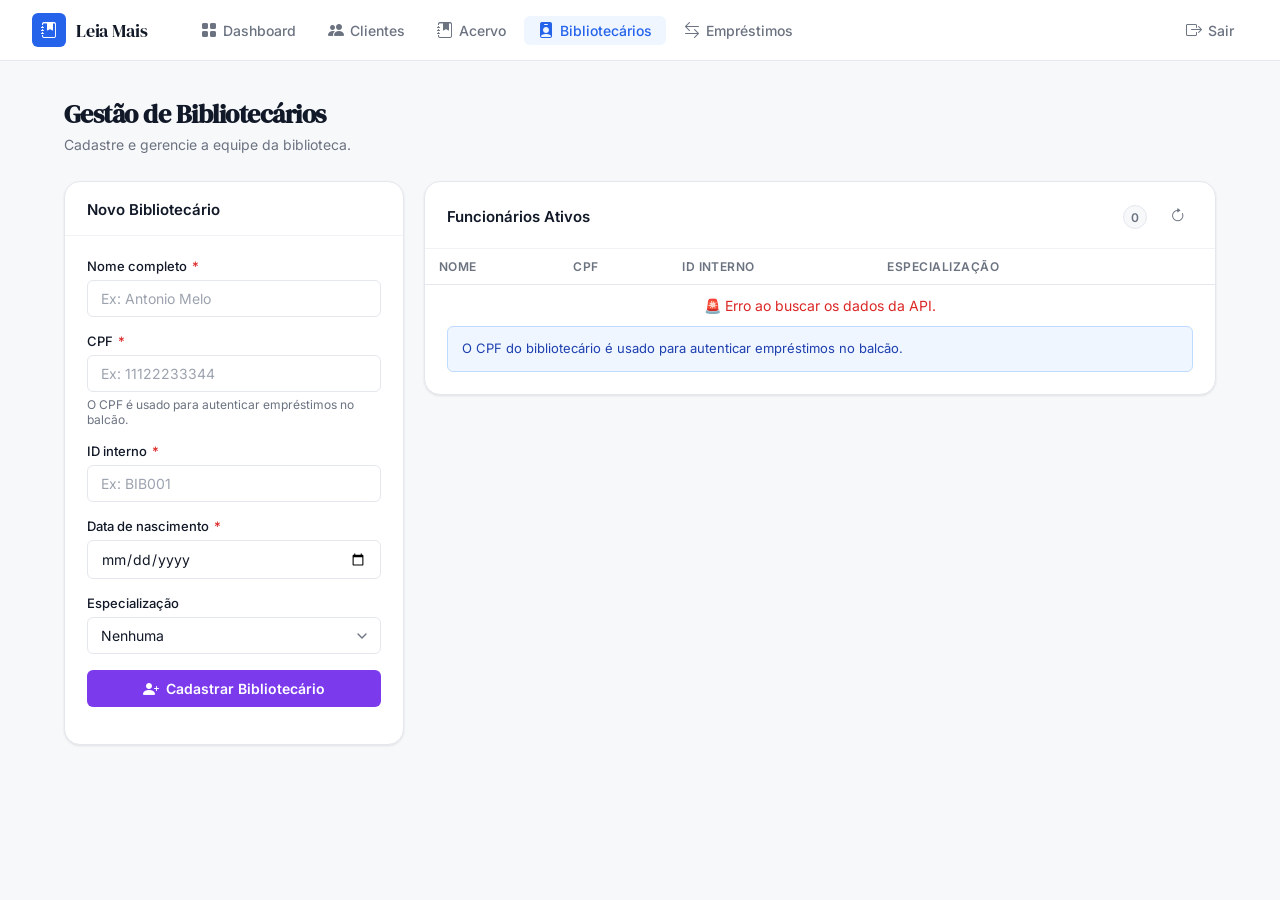
<file: BibliotecaPooApi/FrontendBibliotecaPooApi/bibliotecarios.html>
<!DOCTYPE html>
<html lang="pt-BR">
<head>
    <meta charset="UTF-8" />
    <meta name="viewport" content="width=device-width, initial-scale=1.0" />
    <title>Leia Mais — Bibliotecários</title>
    <link rel="stylesheet" href="https://cdn.jsdelivr.net/npm/bootstrap-icons@1.11.3/font/bootstrap-icons.min.css" />
    <link rel="stylesheet" href="style.css" />
</head>
<body onload="verBibliotecarios()">

    <nav class="nav">
        <a href="index.html" class="nav-brand">
            <div class="nav-brand-icon">
                <i class="bi bi-journal-bookmark-fill"></i>
            </div>
            <span class="nav-brand-name">Leia Mais</span>
        </a>
        <div class="nav-links">
            <a href="index.html" class="nav-link">
                <i class="bi bi-grid-fill"></i>
                Dashboard
            </a>
            <a href="clientes.html" class="nav-link">
                <i class="bi bi-people-fill"></i>
                Clientes
            </a>
            <a href="acervo.html" class="nav-link">
                <i class="bi bi-journal-bookmark-fill"></i>
                Acervo
            </a>
            <a href="bibliotecarios.html" class="nav-link active">
                <i class="bi bi-person-badge-fill"></i>
                Bibliotecários
            </a>
            <a href="emprestimos.html" class="nav-link">
                <i class="bi bi-arrow-left-right"></i>
                Empréstimos
            </a>
        </div>
        <div class="nav-actions">
            <a href="login.html" class="btn-logout">
                <i class="bi bi-box-arrow-right"></i>
                Sair
            </a>
        </div>
    </nav>

    <main class="page">

        <div class="page-header">
            <h1 class="page-title">Gestão de Bibliotecários</h1>
            <p class="page-subtitle">Cadastre e gerencie a equipe da biblioteca.</p>
        </div>

        <div class="two-col">
            <div class="card">
                <div class="card-header">
                    <span class="card-title">Novo Bibliotecário</span>
                </div>
                <div class="card-body">

                    <form id="form-bibliotecario" autocomplete="off">

                        <div class="form-group">
                            <label class="form-label" for="biblio-nome">Nome completo <span class="req">*</span></label>
                            <input id="biblio-nome" name="nome" type="text" class="form-control"
                                   placeholder="Ex: Antonio Melo" required />
                        </div>

                        <div class="form-group">
                            <label class="form-label" for="biblio-cpf">CPF <span class="req">*</span></label>
                            <input id="biblio-cpf" name="cpf" type="text" class="form-control"
                                   placeholder="Ex: 11122233344" maxlength="11" required />
                            <p class="form-hint">O CPF é usado para autenticar empréstimos no balcão.</p>
                        </div>

                        <div class="form-group">
                            <label class="form-label" for="biblio-id">ID interno <span class="req">*</span></label>
                            <input id="biblio-id" name="idInterno" type="text" class="form-control"
                                   placeholder="Ex: BIB001" required />
                        </div>

                        <div class="form-group">
                            <label class="form-label" for="biblio-nascimento">Data de nascimento <span class="req">*</span></label>
                            <input id="biblio-nascimento" name="dataNascimento" type="date" class="form-control" required />
                        </div>

                        <div class="form-group">
                            <label class="form-label" for="biblio-especializacao">Especialização</label>
                            <select id="biblio-especializacao" name="especializacao" class="form-control">
                                <option value="0">Nenhuma</option>
                                <option value="1">Especialista</option>
                                <option value="2">Mestre</option>
                                <option value="3">Doutor</option>
                            </select>
                        </div>

                        <button type="submit" class="btn btn-purple" onclick="salvarBibliotecario(event)">
                            <i class="bi bi-person-plus-fill"></i>
                            Cadastrar Bibliotecário
                        </button>

                        <div id="resultado" style="margin-top: 15px; font-weight: bold; text-align: center; font-size: 14px;"></div>

                    </form>
                </div>
            </div>

            <div class="card">
                <div class="card-header">
                    <span class="card-title">Funcionários Ativos</span>
                    <div>
                        <span class="badge-count" id="count-bibliotecarios" style="margin-right: 10px;">0</span>
                        <button class="btn-icon" title="Atualizar Lista" onclick="verBibliotecarios()"><i class="bi bi-arrow-clockwise"></i></button>
                    </div>
                </div>

                <div class="table-wrap">
                    <table id="tabela-bibliotecarios" aria-label="Lista de bibliotecários">
                        <thead>
                            <tr>
                                <th>Nome</th>
                                <th>CPF</th>
                                <th>ID Interno</th>
                                <th>Especialização</th>
                                <th></th>
                            </tr>
                        </thead>
                        <tbody id="tbody-bibliotecarios">
                            <tr>
                                <td colspan="5">
                                    <div class="empty-state">
                                        <i class="bi bi-person-badge"></i>
                                        <p>Carregando bibliotecários...</p>
                                    </div>
                                </td>
                            </tr>
                        </tbody>
                    </table>
                </div>

                <div class="info-box" style="margin:0 22px 22px;">
                    O CPF do bibliotecário é usado para autenticar empréstimos no balcão.
                </div>

            </div>
        </div>
    </main>

    <script>

    function obterNomeEspecializacao(codigo) {
        switch(parseInt(codigo)) {
            case 1: return "Especialista";
            case 2: return "Mestre";
            case 3: return "Doutor";
            default: return "Nenhuma";
        }
    }

    function exibirMensagem(texto, cor) {
        const div = document.getElementById('resultado');
        div.innerText = texto;
        div.style.color = cor;
        setTimeout(() => div.innerText = "", 4000);
    }

    async function salvarBibliotecario(event) {
        event.preventDefault();

        const vNome = document.getElementById('biblio-nome').value;
        const vCpf = document.getElementById('biblio-cpf').value;
        const vIdInterno = document.getElementById('biblio-id').value;
        let vNascimento = document.getElementById('biblio-nascimento').value;
        const vEspecializacao = parseInt(document.getElementById('biblio-especializacao').value);

        if(!vNome || !vCpf || !vIdInterno || !vNascimento) {
            exibirMensagem("⚠️ Preencha todos os campos obrigatórios.", "var(--color-orange)");
            return;
        }

        const dados = {
            nomeCompletoBibliotecario: vNome,
            cpf: vCpf,
            idBibliotecario: vIdInterno,
            dataNascimento: vNascimento,
            unidadeBiblioteca: {
                idUnidade: "UNID-01",
                nomeUnidade: "Biblioteca Central",
                telefoneUnidade: "0000-0000",
                enderecoUnidade: "Sede",
                bibliotecarios: []
            },
            especializacao: vEspecializacao,
            telefones: [],
            dependentes: [],
            idade: 0
        };

        exibirMensagem("⏳ Salvando bibliotecário...", "var(--color-text-muted)");

        try {
            const resposta = await fetch('http://localhost:5199/api/Bibliotecario', {
                method: 'POST',
                headers: { 'Content-Type': 'application/json' },
                body: JSON.stringify(dados)
            });

            if (resposta.ok) {
                exibirMensagem("✅ Bibliotecário cadastrado com sucesso!", "var(--color-green)");
                document.getElementById('form-bibliotecario').reset();
                verBibliotecarios();
            } else {
                const erro = await resposta.text();
                exibirMensagem("❌ Erro: " + erro, "var(--color-red)");
            }
        } catch (error) {
            exibirMensagem("🚨 Erro de conexão com a API.", "var(--color-red)");
        }
    }

    async function verBibliotecarios() {
        const tbody = document.getElementById('tbody-bibliotecarios');
        const countBadge = document.getElementById('count-bibliotecarios');

        try {
            const resposta = await fetch('http://localhost:5199/api/Bibliotecario');

            if (resposta.ok) {
                const bibliotecarios = await resposta.json();
                countBadge.innerText = bibliotecarios.length;
                tbody.innerHTML = "";

                if (bibliotecarios.length === 0) {
                    tbody.innerHTML = `<tr><td colspan="5"><div class="empty-state"><i class="bi bi-person-badge"></i><p>Nenhum bibliotecário cadastrado.</p></div></td></tr>`;
                    return;
                }

                bibliotecarios.forEach(biblio => {
                    const primeiraLetra = biblio.nomeCompletoBibliotecario ? biblio.nomeCompletoBibliotecario.charAt(0).toUpperCase() : 'B';
                    const nomeEsp = obterNomeEspecializacao(biblio.especializacao);

                    tbody.innerHTML += `
                        <tr>
                            <td>
                              <div class="avatar-cell">
                                <div class="avatar" style="background:var(--color-purple-light);color:var(--color-purple);">${primeiraLetra}</div>
                                <strong>${biblio.nomeCompletoBibliotecario}</strong>
                              </div>
                            </td>
                            <td class="td-muted">${biblio.cpf}</td>
                            <td class="td-muted">${biblio.idBibliotecario}</td>
                            <td><span class="pill pill-gray">${nomeEsp}</span></td>
                            <td class="td-actions">
                              <button class="btn-icon" title="Remover bibliotecário" onclick="deletarBibliotecario('${biblio.cpf}')">
                                <i class="bi bi-trash-fill"></i>
                              </button>
                            </td>
                        </tr>
                    `;
                });
            }
        } catch (error) {
            tbody.innerHTML = `<tr><td colspan="5" style="color: var(--color-red); text-align: center;">🚨 Erro ao buscar os dados da API.</td></tr>`;
        }
    }

    async function deletarBibliotecario(cpf) {
        exibirMensagem("⏳ Removendo bibliotecário...", "var(--color-text-muted)");

        try {
            const resposta = await fetch(`http://localhost:5199/api/Bibliotecario/${cpf}`, {
                method: 'DELETE'
            });

            if (resposta.ok) {
                exibirMensagem("✅ Bibliotecário removido!", "var(--color-green)");
                verBibliotecarios();
            } else {
                const erro = await resposta.text();
                exibirMensagem("❌ Erro ao excluir: " + erro, "var(--color-red)");
            }
        } catch (error) {
            exibirMensagem("🚨 Erro de conexão com a API.", "var(--color-red)");
        }
    }
    </script>
</body>
</html>
</file>
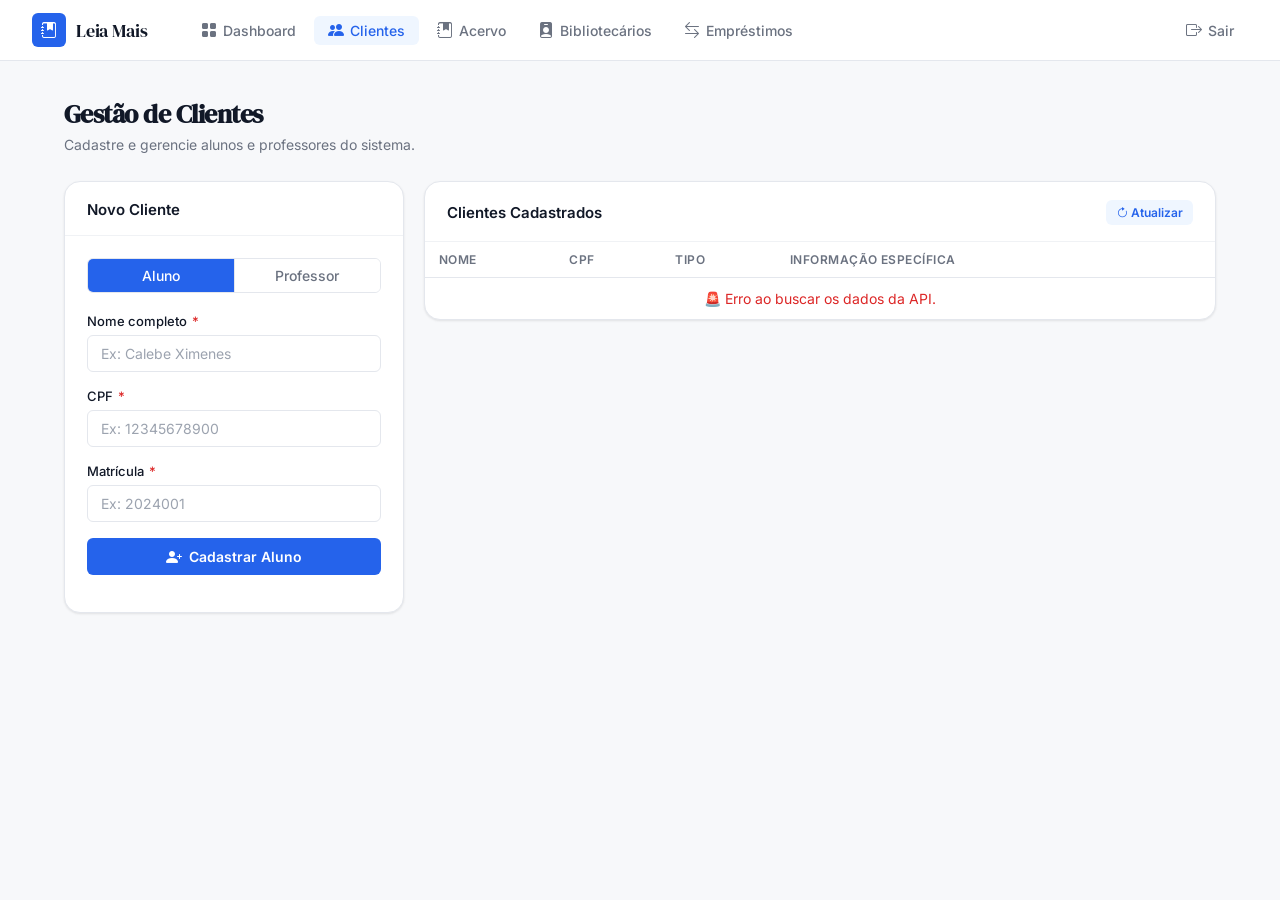
<file: BibliotecaPooApi/FrontendBibliotecaPooApi/clientes.html>
<!DOCTYPE html>
<html lang="pt-BR">
<head>
    <meta charset="UTF-8" />
    <meta name="viewport" content="width=device-width, initial-scale=1.0" />
    <title>Leia Mais — Clientes</title>
    <link rel="stylesheet" href="https://cdn.jsdelivr.net/npm/bootstrap-icons@1.11.3/font/bootstrap-icons.min.css" />
    <link rel="stylesheet" href="style.css" />
</head>
<body onload="verClientes()">

    <nav class="nav">
        <a href="index.html" class="nav-brand">
            <div class="nav-brand-icon">
                <i class="bi bi-journal-bookmark-fill"></i>
            </div>
            <span class="nav-brand-name">Leia Mais</span>
        </a>
        <div class="nav-links">
            <a href="index.html" class="nav-link">
                <i class="bi bi-grid-fill"></i>
                Dashboard
            </a>
            <a href="clientes.html" class="nav-link active">
                <i class="bi bi-people-fill"></i>
                Clientes
            </a>
            <a href="acervo.html" class="nav-link">
                <i class="bi bi-journal-bookmark-fill"></i>
                Acervo
            </a>
            <a href="bibliotecarios.html" class="nav-link">
                <i class="bi bi-person-badge-fill"></i>
                Bibliotecários
            </a>
            <a href="emprestimos.html" class="nav-link">
                <i class="bi bi-arrow-left-right"></i>
                Empréstimos
            </a>
        </div>
        <div class="nav-actions">
            <a href="login.html" class="btn-logout">
                <i class="bi bi-box-arrow-right"></i>
                Sair
            </a>
        </div>
    </nav>

    <main class="page">

        <div class="page-header">
            <h1 class="page-title">Gestão de Clientes</h1>
            <p class="page-subtitle">Cadastre e gerencie alunos e professores do sistema.</p>
        </div>

        <div class="two-col">

            <div class="card">
                <div class="card-header">
                    <span class="card-title">Novo Cliente</span>
                </div>
                <div class="card-body">

                    <div class="type-toggle" id="tipo-toggle" role="group" aria-label="Tipo de cliente">
                        <button type="button" class="type-toggle-btn active" data-tipo="aluno" id="btn-tipo-aluno">Aluno</button>
                        <button type="button" class="type-toggle-btn" data-tipo="professor" id="btn-tipo-professor">Professor</button>
                    </div>

                    <form id="form-cliente" autocomplete="off">

                        <input type="hidden" id="campo-tipo" name="tipo" value="aluno" />

                        <div class="form-group">
                            <label class="form-label" for="cliente-nome">Nome completo <span class="req">*</span></label>
                            <input id="cliente-nome" name="nome" type="text" class="form-control"
                                   placeholder="Ex: Calebe Ximenes" required />
                        </div>

                        <div class="form-group">
                            <label class="form-label" for="cliente-cpf">CPF <span class="req">*</span></label>
                            <input id="cliente-cpf" name="cpf" type="text" class="form-control"
                                   placeholder="Ex: 12345678900" maxlength="11" required />
                        </div>

                        <div class="form-group" id="grupo-matricula">
                            <label class="form-label" for="cliente-matricula">
                                Matrícula <span class="req">*</span>
                            </label>
                            <input id="cliente-matricula" name="matriculaAluno" type="text" class="form-control"
                                   placeholder="Ex: 2024001" />
                        </div>

                        <div class="form-group" id="grupo-area" style="display:none;">
                            <label class="form-label" for="cliente-area">
                                Área de atuação <span class="req">*</span>
                            </label>
                            <input id="cliente-area" name="areaAtuacao" type="text" class="form-control"
                                   placeholder="Ex: Matemática, Biologia" />
                        </div>

                        <button type="submit" class="btn btn-primary" id="btn-cadastrar-cliente" onclick="salvarCliente(event)">
                            <i class="bi bi-person-plus-fill"></i>
                            Cadastrar Aluno
                        </button>

                        <div id="resultado" style="margin-top: 15px; font-weight: bold; text-align: center; font-size: 14px;"></div>

                    </form>

                </div>
            </div>

            <div class="card">
                <div class="card-header">
                    <span class="card-title">Clientes Cadastrados</span>
                    <button class="btn-sm btn-sm-blue" onclick="verClientes()">
                        <i class="bi bi-arrow-clockwise"></i> Atualizar
                    </button>
                </div>

                <div class="table-wrap">
                    <table id="tabela-clientes" aria-label="Lista de clientes">
                        <thead>
                            <tr>
                                <th>Nome</th>
                                <th>CPF</th>
                                <th>Tipo</th>
                                <th>Informação Específica</th>
                                <th></th>
                            </tr>
                        </thead>
                        <tbody id="tbody-clientes">
                            <tr>
                                <td colspan="5">
                                    <div class="empty-state">
                                        <i class="bi bi-people"></i>
                                        <p>Carregando clientes...</p>
                                    </div>
                                </td>
                            </tr>
                        </tbody>
                    </table>
                </div>

            </div>
        </div>
    </main>

    <script>
    const toggleBtns = document.querySelectorAll('.type-toggle-btn');
    const campoTipo  = document.getElementById('campo-tipo');
    const grupoMat   = document.getElementById('grupo-matricula');
    const grupoArea  = document.getElementById('grupo-area');
    const btnLabel   = document.getElementById('btn-cadastrar-cliente');

    const labels = {
      aluno:     'Cadastrar Aluno',
      professor: 'Cadastrar Professor'
    };

    function atualizarTipo(tipo) {
      campoTipo.value = tipo;

      if (tipo === 'aluno') {
          grupoMat.style.display  = '';
          grupoArea.style.display = 'none';
      } else {
          grupoMat.style.display  = 'none';
          grupoArea.style.display = '';
      }

      btnLabel.innerHTML = `<i class="bi bi-person-plus-fill"></i> ${labels[tipo]}`;
    }

    toggleBtns.forEach(btn => {
      btn.addEventListener('click', () => {
        toggleBtns.forEach(b => b.classList.remove('active'));
        btn.classList.add('active');
        atualizarTipo(btn.dataset.tipo);
      });
    });

    async function salvarCliente(event) {
        event.preventDefault();

        const tipo = document.getElementById('campo-tipo').value;
        const nomeCli = document.getElementById('cliente-nome').value;
        const cpfCli = document.getElementById('cliente-cpf').value;
        const divResultado = document.getElementById('resultado');

        let rotaApi = '';
        let dados = {};

        if (tipo === 'aluno') {
            rotaApi = 'http://localhost:5199/api/Cliente/aluno';
            dados = {
                nome: nomeCli,
                cpf: cpfCli,
                matricula: document.getElementById('cliente-matricula').value,
                matriculaAluno: document.getElementById('cliente-matricula').value
            };
        } else if (tipo === 'professor') {
            rotaApi = 'http://localhost:5199/api/Cliente/professor';
            dados = {
                nome: nomeCli,
                cpf: cpfCli,
                areaAtuacao: document.getElementById('cliente-area').value
            };
        }

        divResultado.innerHTML = "⏳ Enviando para a API...";
        divResultado.style.color = "var(--color-text-muted)";

        try {
            const resposta = await fetch(rotaApi, {
                method: 'POST',
                headers: { 'Content-Type': 'application/json' },
                body: JSON.stringify(dados)
            });

            if (resposta.ok) {
                divResultado.innerHTML = `✅ ${tipo.toUpperCase()} cadastrado com sucesso!`;
                divResultado.style.color = "var(--color-green)";

                document.getElementById('form-cliente').reset();
                verClientes();

                setTimeout(() => divResultado.innerHTML = "", 4000);
            } else {
                const erro = await resposta.text();
                divResultado.innerHTML = "❌ Erro na API: " + erro;
                divResultado.style.color = "var(--color-red)";
            }
        } catch (error) {
            divResultado.innerHTML = "🚨 Erro de conexão com a API.";
            divResultado.style.color = "var(--color-red)";
        }
    }

    async function verClientes() {
        const tbody = document.getElementById('tbody-clientes');

        try {
            const resposta = await fetch('http://localhost:5199/api/Cliente', {
                method: 'GET',
                headers: { 'Content-Type': 'application/json' }
            });

            if (resposta.ok) {
                const clientes = await resposta.json();
                tbody.innerHTML = "";

                if (clientes.length === 0) {
                    tbody.innerHTML = `
                      <tr>
                        <td colspan="5">
                          <div class="empty-state">
                            <i class="bi bi-people"></i>
                            <p>Nenhum cliente cadastrado.</p>
                          </div>
                        </td>
                      </tr>`;
                    return;
                }

                clientes.forEach(cli => {
                    let isAluno = true;

                    if ((cli.tipoCliente && cli.tipoCliente.toLowerCase() === 'professor') || cli.areaAtuacao !== undefined) {
                        isAluno = false;
                    }

                    const infoTexto = isAluno
                        ? `Matrícula: ${cli.matricula || cli.matriculaAluno || 'Não informada'}`
                        : `Área: ${cli.areaAtuacao || 'Não informada'}`;

                    const primeiraLetra = cli.nome ? cli.nome.charAt(0).toUpperCase() : 'C';

                    const corPill = isAluno ? "pill-blue" : "pill-purple";
                    const corAvatar = isAluno ? "background:var(--color-primary-light);color:var(--color-primary);" : "background:var(--color-purple-light);color:var(--color-purple);";

                    const tipoTexto = isAluno ? "Aluno" : "Professor";

                    tbody.innerHTML += `
                        <tr>
                            <td>
                              <div class="avatar-cell">
                                <div class="avatar" style="${corAvatar}">${primeiraLetra}</div>
                                <strong>${cli.nome}</strong>
                              </div>
                            </td>
                            <td class="td-muted">${cli.cpf}</td>
                            <td><span class="pill ${corPill}">${tipoTexto}</span></td>
                            <td class="td-muted">${infoTexto}</td>
                            <td class="td-actions">
                              <button class="btn-icon" title="Remover cliente" onclick="deletarCliente('${cli.cpf}')">
                                <i class="bi bi-trash-fill"></i>
                              </button>
                            </td>
                        </tr>
                    `;
                });
            }
        } catch (error) {
            console.error(error);
            tbody.innerHTML = `<tr><td colspan="5" style="color: var(--color-red); text-align: center;">🚨 Erro ao buscar os dados da API.</td></tr>`;
        }
    }

    async function deletarCliente(cpf) {
        const divResultado = document.getElementById('resultado');
        divResultado.innerHTML = "⏳ Excluindo cliente...";
        divResultado.style.color = "var(--color-text-muted)";

        try {
            const resposta = await fetch(`http://localhost:5199/api/Cliente/${cpf}`, {
                method: 'DELETE'
            });

            if (resposta.ok) {
                divResultado.innerHTML = "✅ Cliente removido com sucesso!";
                divResultado.style.color = "var(--color-green)";
                verClientes();

                setTimeout(() => divResultado.innerHTML = "", 4000);
            } else {
                const erro = await resposta.text();
                divResultado.innerHTML = "❌ Erro ao excluir: " + erro;
                divResultado.style.color = "var(--color-red)";
            }
        } catch (error) {
            divResultado.innerHTML = "🚨 Erro de conexão com a API.";
            divResultado.style.color = "var(--color-red)";
        }
    }
    </script>
</body>
</html>
</file>
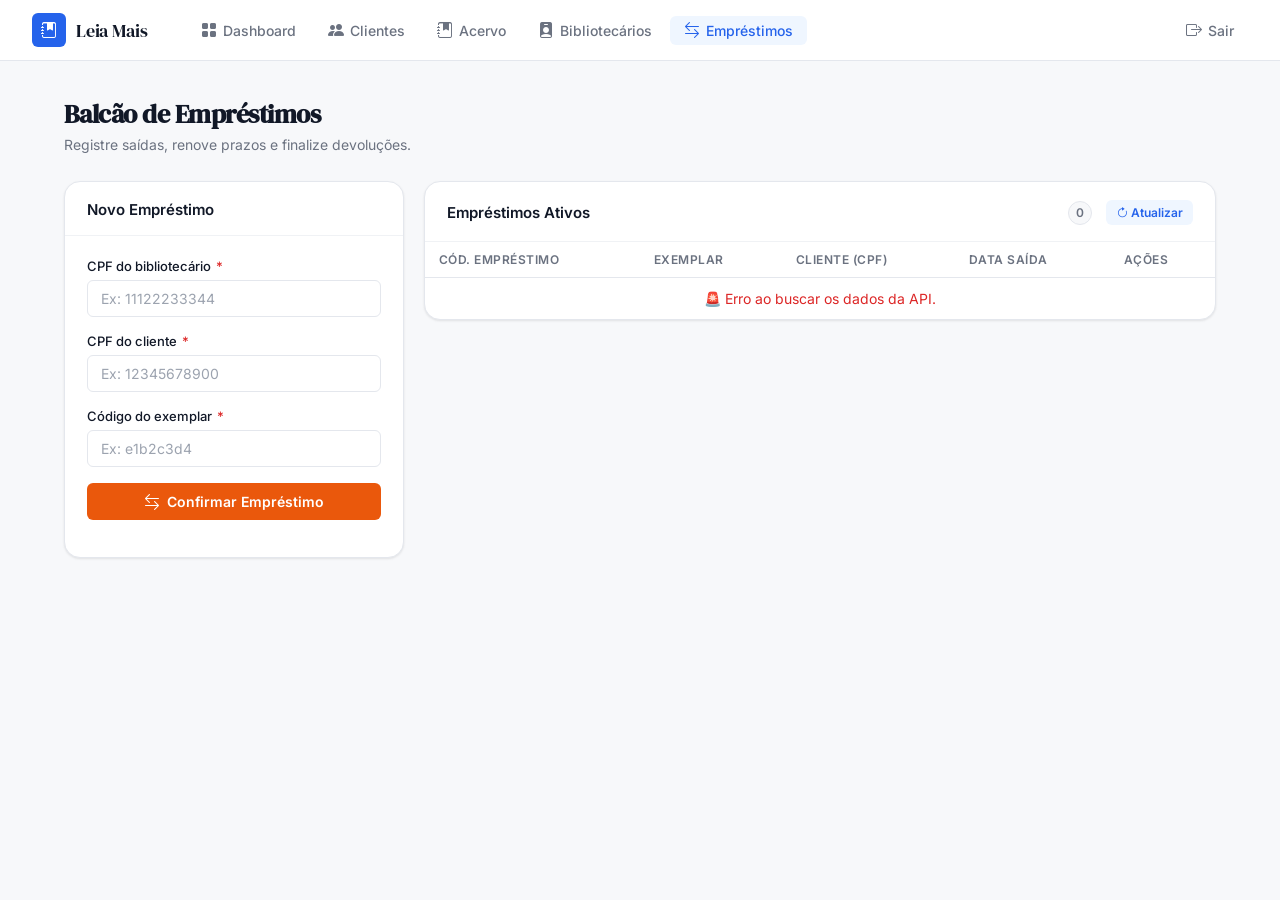
<file: BibliotecaPooApi/FrontendBibliotecaPooApi/emprestimos.html>
<!DOCTYPE html>
<html lang="pt-BR">
<head>
    <meta charset="UTF-8" />
    <meta name="viewport" content="width=device-width, initial-scale=1.0" />
    <title>Leia Mais — Empréstimos</title>
    <link rel="stylesheet" href="https://cdn.jsdelivr.net/npm/bootstrap-icons@1.11.3/font/bootstrap-icons.min.css" />
    <link rel="stylesheet" href="style.css" />
</head>
<body onload="verEmprestimos()">

    <nav class="nav">
        <a href="index.html" class="nav-brand">
            <div class="nav-brand-icon">
                <i class="bi bi-journal-bookmark-fill"></i>
            </div>
            <span class="nav-brand-name">Leia Mais</span>
        </a>
        <div class="nav-links">
            <a href="index.html" class="nav-link">
                <i class="bi bi-grid-fill"></i>
                Dashboard
            </a>
            <a href="clientes.html" class="nav-link">
                <i class="bi bi-people-fill"></i>
                Clientes
            </a>
            <a href="acervo.html" class="nav-link">
                <i class="bi bi-journal-bookmark-fill"></i>
                Acervo
            </a>
            <a href="bibliotecarios.html" class="nav-link">
                <i class="bi bi-person-badge-fill"></i>
                Bibliotecários
            </a>
            <a href="emprestimos.html" class="nav-link active">
                <i class="bi bi-arrow-left-right"></i>
                Empréstimos
            </a>
        </div>
        <div class="nav-actions">
            <a href="login.html" class="btn-logout">
                <i class="bi bi-box-arrow-right"></i>
                Sair
            </a>
        </div>
    </nav>

    <main class="page">

        <div class="page-header">
            <h1 class="page-title">Balcão de Empréstimos</h1>
            <p class="page-subtitle">Registre saídas, renove prazos e finalize devoluções.</p>
        </div>

        <div class="two-col">

            <div style="display:flex; flex-direction:column; gap:20px;">

                <div class="card">
                    <div class="card-header">
                        <span class="card-title">Novo Empréstimo</span>
                    </div>
                    <div class="card-body">

                        <form id="form-emprestimo" autocomplete="off">

                            <div class="form-group">
                                <label class="form-label" for="emp-cpf-biblio">CPF do bibliotecário <span class="req">*</span></label>
                                <input id="emp-cpf-biblio" type="text" class="form-control"
                                       placeholder="Ex: 11122233344" maxlength="11" required />
                            </div>

                            <div class="form-group">
                                <label class="form-label" for="emp-cpf-cliente">CPF do cliente <span class="req">*</span></label>
                                <input id="emp-cpf-cliente" type="text" class="form-control"
                                       placeholder="Ex: 12345678900" maxlength="11" required />
                            </div>

                            <div class="form-group">
                                <label class="form-label" for="emp-id-exemplar">Código do exemplar <span class="req">*</span></label>
                                <input id="emp-id-exemplar" type="text" class="form-control"
                                       placeholder="Ex: e1b2c3d4" required />
                            </div>

                            <button class="btn btn-orange" onclick="salvarEmprestimo(event)">
                                <i class="bi bi-arrow-left-right"></i>
                                Confirmar Empréstimo
                            </button>

                            <div id="resultado" style="margin-top: 15px; font-weight: bold; text-align: center; font-size: 14px;"></div>
                        </form>
                    </div>
                </div>

            </div>

            <div class="card">
                <div class="card-header">
                    <span class="card-title">Empréstimos Ativos</span>
                    <div>
                        <span class="badge-count" id="count-emprestimos" style="margin-right: 10px;">0</span>
                        <button class="btn-sm btn-sm-blue" onclick="verEmprestimos()">
                            <i class="bi bi-arrow-clockwise"></i> Atualizar
                        </button>
                    </div>
                </div>

                <div class="table-wrap">
                    <table id="tabela-emprestimos" aria-label="Empréstimos ativos">
                        <thead>
                            <tr>
                                <th>Cód. Empréstimo</th>
                                <th>Exemplar</th>
                                <th>Cliente (CPF)</th>
                                <th>Data Saída</th>
                                <th>Ações</th>
                            </tr>
                        </thead>
                        <tbody id="tbody-emprestimos">
                            <tr id="tr-empty-emprestimos">
                                <td colspan="5">
                                    <div class="empty-state">
                                        <i class="bi bi-arrow-left-right"></i>
                                        <p>Nenhum empréstimo ativo no momento.</p>
                                    </div>
                                </td>
                            </tr>
                        </tbody>
                    </table>
                </div>

            </div>

        </div>
    </main>

    <script>
    async function salvarEmprestimo(event) {
        event.preventDefault();

        const idExe = document.getElementById('emp-id-exemplar').value;
        const cpfBiblio = document.getElementById('emp-cpf-biblio').value;
        const cpfCli= document.getElementById('emp-cpf-cliente').value;

        const dados = {
            idExemplar: idExe,
            cpfBibliotecario: cpfBiblio,
            cpfCliente: cpfCli
        };

        const divResultado = document.getElementById('resultado');
        divResultado.innerHTML = "⏳ Enviando para a API...";
        divResultado.style.color = "var(--color-text-muted)";

        try {
            const resposta = await fetch('http://localhost:5199/api/Emprestimo', {
                method: 'POST',
                headers: { 'Content-Type': 'application/json' },
                body: JSON.stringify(dados)
            });

            if (resposta.ok) {
                divResultado.innerHTML = "✅ Sucesso! Empréstimo registrado.";
                divResultado.style.color = "var(--color-green)";

                document.getElementById('form-emprestimo').reset();
                verEmprestimos();

                setTimeout(() => divResultado.innerHTML = "", 4000);
            } else {
                let erro = await resposta.text();

                if (erro.includes("System.Exception:")) {
                    erro = erro.split("System.Exception:")[1].split("at ")[0].trim();
                } else if (erro.length > 80) {
                    erro = erro.substring(0, 80) + "...";
                }

                divResultado.innerHTML = "❌ " + erro;
                divResultado.style.color = "var(--color-red)";
            }
        } catch (error) {
            divResultado.innerHTML = "🚨 Erro de conexão. A API está rodando no terminal?";
            divResultado.style.color = "var(--color-red)";
        }
    }

    async function verEmprestimos() {
        const tbody = document.getElementById('tbody-emprestimos');
        const countBadge = document.getElementById('count-emprestimos');

        try {
            const resposta = await fetch('http://localhost:5199/api/Emprestimo', {
                method: 'GET',
                headers: { 'Content-Type': 'application/json' }
            });

            if (resposta.ok) {
                const emprestimos = await resposta.json();

                countBadge.innerText = emprestimos.length;
                tbody.innerHTML = "";

                if (emprestimos.length === 0) {
                    tbody.innerHTML = `
                      <tr>
                        <td colspan="5">
                          <div class="empty-state">
                            <i class="bi bi-arrow-left-right"></i>
                            <p>Nenhum empréstimo cadastrado.</p>
                          </div>
                        </td>
                      </tr>`;
                    return;
                }

                emprestimos.forEach(emp => {
                    let dataFormatada = emp.dataEmprestimo ? new Date(emp.dataEmprestimo).toLocaleDateString('pt-BR') : "N/A";

                    tbody.innerHTML += `
                        <tr>
                            <td style="font-weight: 600;">${emp.id}</td>
                            <td>
                                <span class="pill pill-blue">${emp.exemplar.idExemplar}</span>
                            </td>
                            <td>${emp.cliente.nome} <br> <small style="color: var(--color-text-muted);">${emp.cliente.cpf}</small></td>
                            <td>${dataFormatada}</td>
                            <td class="td-actions">
                              <button class="btn-icon" title="Registrar Devolução" onclick="devolverEmprestimo(${emp.id})">
                                <i class="bi bi-check-circle-fill" style="color: var(--color-green);"></i>
                              </button>
                            </td>
                        </tr>
                    `;
                });
            }
        } catch (error) {
            tbody.innerHTML = `<tr><td colspan="5" style="color: var(--color-red); text-align: center;">🚨 Erro ao buscar os dados da API.</td></tr>`;
        }
    }

    async function devolverEmprestimo(id) {
        const divResultado = document.getElementById('resultado');
        divResultado.innerHTML = "⏳ Processando devolução...";
        divResultado.style.color = "var(--color-text-muted)";

        try {
            const resposta = await fetch(`http://localhost:5199/api/Emprestimo/${id}`, {
                method: 'DELETE'
            });

            if (resposta.ok) {
                divResultado.innerHTML = "✅ Devolução registrada com sucesso!";
                divResultado.style.color = "var(--color-green)";
                verEmprestimos();

                setTimeout(() => divResultado.innerHTML = "", 4000);
            } else {
                const erro = await resposta.text();
                divResultado.innerHTML = "❌ Erro ao devolver: " + erro;
                divResultado.style.color = "var(--color-red)";
            }
        } catch (error) {
            divResultado.innerHTML = "🚨 Erro de conexão com a API.";
            divResultado.style.color = "var(--color-red)";
        }
    }
    </script>
</body>
</html>
</file>
<file: style.css>
@import url('https://fonts.googleapis.com/css2?family=Inter:wght@400;500;600;700&family=DM+Serif+Display&display=swap');

:root {
  --color-bg:         #F7F8FA;
  --color-surface:    #FFFFFF;
  --color-border:     #E4E7ED;
  --color-border-light: #F0F2F5;

  --color-primary:    #2563EB;
  --color-primary-hover: #1D4ED8;
  --color-primary-light: #EFF6FF;

  --color-green:      #16A34A;
  --color-green-light: #DCFCE7;
  --color-purple:     #7C3AED;
  --color-purple-light: #EDE9FE;
  --color-orange:     #EA580C;
  --color-orange-light: #FFF7ED;
  --color-teal:       #0D9488;
  --color-teal-light: #F0FDFA;
  --color-red:        #DC2626;
  --color-red-light:  #FEF2F2;

  --color-text:       #111827;
  --color-text-muted: #6B7280;
  --color-text-light: #9CA3AF;

  --font-display: 'DM Serif Display', Georgia, serif;
  --font-body:    'Inter', system-ui, sans-serif;

  --radius-sm:    6px;
  --radius-md:    10px;
  --radius-lg:    16px;

  --shadow-sm:    0 1px 3px rgba(0,0,0,.06), 0 1px 2px rgba(0,0,0,.04);
  --shadow-md:    0 4px 12px rgba(0,0,0,.08);
  --shadow-nav:   0 1px 0 var(--color-border);

  --nav-height: 60px;
}

*, *::before, *::after { box-sizing: border-box; margin: 0; padding: 0; }
html { font-size: 16px; scroll-behavior: smooth; }
body {
  font-family: var(--font-body);
  background: var(--color-bg);
  color: var(--color-text);
  min-height: 100vh;
  -webkit-font-smoothing: antialiased;
}
a { color: inherit; text-decoration: none; }
img { max-width: 100%; display: block; }
input, select, textarea, button { font-family: inherit; font-size: inherit; }

.nav {
  position: sticky;
  top: 0;
  z-index: 100;
  height: var(--nav-height);
  background: var(--color-surface);
  box-shadow: var(--shadow-nav);
  display: flex;
  align-items: center;
  padding: 0 32px;
  gap: 0;
}

.nav-brand {
  display: flex;
  align-items: center;
  gap: 10px;
  margin-right: 40px;
  flex-shrink: 0;
}

.nav-brand-icon {
  width: 34px;
  height: 34px;
  background: var(--color-primary);
  border-radius: var(--radius-sm);
  display: flex;
  align-items: center;
  justify-content: center;
  color: #fff;
  font-size: 16px;
}

.nav-brand-name {
  font-family: var(--font-display);
  font-size: 1.15rem;
  color: var(--color-text);
  letter-spacing: -0.01em;
}

.nav-links {
  display: flex;
  align-items: center;
  gap: 4px;
  flex: 1;
}

.nav-link {
  display: flex;
  align-items: center;
  gap: 6px;
  padding: 6px 14px;
  border-radius: var(--radius-sm);
  font-size: 0.875rem;
  font-weight: 500;
  color: var(--color-text-muted);
  transition: background 0.15s, color 0.15s;
  white-space: nowrap;
}

.nav-link:hover {
  background: var(--color-bg);
  color: var(--color-text);
}

.nav-link.active {
  background: var(--color-primary-light);
  color: var(--color-primary);
}

.nav-link i { font-size: 16px; line-height: 1; flex-shrink: 0; }

.nav-actions {
  margin-left: auto;
  display: flex;
  align-items: center;
  gap: 8px;
}

.btn-logout {
  display: flex;
  align-items: center;
  gap: 6px;
  padding: 6px 14px;
  border-radius: var(--radius-sm);
  font-size: 0.875rem;
  font-weight: 500;
  color: var(--color-text-muted);
  background: none;
  border: none;
  cursor: pointer;
  transition: background 0.15s, color 0.15s;
}

.btn-logout:hover {
  background: var(--color-red-light);
  color: var(--color-red);
}

.btn-logout i { font-size: 16px; line-height: 1; }

.page {
  max-width: 1200px;
  margin: 0 auto;
  padding: 36px 24px 64px;
}

.page-header {
  margin-bottom: 28px;
}

.page-title {
  font-family: var(--font-display);
  font-size: 1.6rem;
  color: var(--color-text);
  letter-spacing: -0.02em;
  margin-bottom: 4px;
}

.page-subtitle {
  font-size: 0.875rem;
  color: var(--color-text-muted);
}

.card {
  background: var(--color-surface);
  border: 1px solid var(--color-border);
  border-radius: var(--radius-lg);
  box-shadow: var(--shadow-sm);
}

.card-header {
  display: flex;
  align-items: center;
  justify-content: space-between;
  padding: 18px 22px 16px;
  border-bottom: 1px solid var(--color-border-light);
}

.card-title {
  font-size: 0.9375rem;
  font-weight: 600;
  color: var(--color-text);
}

.badge-count {
  display: inline-flex;
  align-items: center;
  justify-content: center;
  min-width: 24px;
  height: 24px;
  padding: 0 7px;
  background: var(--color-bg);
  border: 1px solid var(--color-border);
  border-radius: 999px;
  font-size: 0.75rem;
  font-weight: 600;
  color: var(--color-text-muted);
}

.card-body { padding: 22px; }

/* --- Two-column layout --- */
.two-col {
  display: grid;
  grid-template-columns: 340px 1fr;
  gap: 20px;
  align-items: start;
}

@media (max-width: 800px) {
  .two-col { grid-template-columns: 1fr; }
}

.form-section-title {
  font-size: 1rem;
  font-weight: 600;
  color: var(--color-text);
  margin-bottom: 20px;
}

.form-group {
  margin-bottom: 16px;
}

.form-label {
  display: block;
  font-size: 0.8125rem;
  font-weight: 500;
  color: var(--color-text);
  margin-bottom: 6px;
}

.form-label .req {
  color: var(--color-red);
  margin-left: 2px;
}

.form-control {
  width: 100%;
  padding: 9px 13px;
  border: 1.5px solid var(--color-border);
  border-radius: var(--radius-sm);
  font-size: 0.875rem;
  color: var(--color-text);
  background: var(--color-surface);
  transition: border-color 0.15s, box-shadow 0.15s;
  outline: none;
}

.form-control::placeholder { color: var(--color-text-light); }

.form-control:focus {
  border-color: var(--color-primary);
  box-shadow: 0 0 0 3px rgba(37,99,235,.1);
}

select.form-control { appearance: none; background-image: url("data:image/svg+xml,%3Csvg xmlns='http://www.w3.org/2000/svg' width='16' height='16' viewBox='0 0 24 24' fill='none' stroke='%236B7280' stroke-width='2' stroke-linecap='round' stroke-linejoin='round'%3E%3Cpolyline points='6 9 12 15 18 9'%3E%3C/polyline%3E%3C/svg%3E"); background-repeat: no-repeat; background-position: right 10px center; padding-right: 36px; }

.form-hint {
  margin-top: 5px;
  font-size: 0.75rem;
  color: var(--color-text-muted);
}

.btn {
  display: inline-flex;
  align-items: center;
  justify-content: center;
  gap: 7px;
  padding: 10px 18px;
  border-radius: var(--radius-sm);
  font-size: 0.875rem;
  font-weight: 600;
  cursor: pointer;
  border: none;
  transition: background 0.15s, transform 0.1s, box-shadow 0.15s;
  white-space: nowrap;
}

.btn:active { transform: translateY(1px); }

.btn i { font-size: 16px; line-height: 1; flex-shrink: 0; }

.btn-primary {
  background: var(--color-primary);
  color: #fff;
  width: 100%;
}
.btn-primary:hover { background: var(--color-primary-hover); box-shadow: var(--shadow-md); }

.btn-green {
  background: var(--color-green);
  color: #fff;
  width: 100%;
}
.btn-green:hover { background: #15803D; box-shadow: var(--shadow-md); }

.btn-purple {
  background: var(--color-purple);
  color: #fff;
  width: 100%;
}
.btn-purple:hover { background: #6D28D9; box-shadow: var(--shadow-md); }

.btn-orange {
  background: var(--color-orange);
  color: #fff;
  width: 100%;
}
.btn-orange:hover { background: #C2410C; box-shadow: var(--shadow-md); }

.btn-ghost {
  background: transparent;
  color: var(--color-text-muted);
  border: 1.5px solid var(--color-border);
}
.btn-ghost:hover { background: var(--color-bg); color: var(--color-text); }

.btn-icon {
  display: inline-flex;
  align-items: center;
  justify-content: center;
  width: 32px;
  height: 32px;
  border: none;
  border-radius: var(--radius-sm);
  background: transparent;
  color: var(--color-text-muted);
  cursor: pointer;
  transition: background 0.15s, color 0.15s;
  flex-shrink: 0;
}

.btn-icon:hover { background: var(--color-red-light); color: var(--color-red); }
.btn-icon i { font-size: 15px; line-height: 1; }

.tab-group {
  display: flex;
  background: var(--color-bg);
  border: 1px solid var(--color-border);
  border-radius: var(--radius-sm);
  padding: 3px;
  margin-bottom: 16px;
  gap: 2px;
}

.tab-btn {
  flex: 1;
  padding: 7px 12px;
  border: none;
  border-radius: 5px;
  background: transparent;
  font-size: 0.8125rem;
  font-weight: 500;
  color: var(--color-text-muted);
  cursor: pointer;
  transition: background 0.15s, color 0.15s;
}

.tab-btn.active {
  background: var(--color-surface);
  color: var(--color-text);
  box-shadow: var(--shadow-sm);
}

.table-wrap {
  overflow-x: auto;
}

table {
  width: 100%;
  border-collapse: collapse;
  font-size: 0.875rem;
}

thead tr {
  border-bottom: 1px solid var(--color-border);
}

thead th {
  padding: 10px 14px;
  text-align: left;
  font-size: 0.75rem;
  font-weight: 600;
  color: var(--color-text-muted);
  text-transform: uppercase;
  letter-spacing: 0.04em;
  white-space: nowrap;
}

tbody tr {
  border-bottom: 1px solid var(--color-border-light);
  transition: background 0.1s;
}

tbody tr:last-child { border-bottom: none; }

tbody tr:hover { background: var(--color-bg); }

tbody td {
  padding: 12px 14px;
  color: var(--color-text);
  vertical-align: middle;
}

td.td-muted { color: var(--color-text-muted); }

.td-actions { text-align: right; }

.pill {
  display: inline-flex;
  align-items: center;
  padding: 3px 10px;
  border-radius: 999px;
  font-size: 0.75rem;
  font-weight: 600;
}

.pill-blue   { background: var(--color-primary-light); color: var(--color-primary); }
.pill-purple { background: var(--color-purple-light);  color: var(--color-purple); }
.pill-green  { background: var(--color-green-light);   color: var(--color-green); }
.pill-orange { background: var(--color-orange-light);  color: var(--color-orange); }
.pill-teal   { background: var(--color-teal-light);    color: var(--color-teal); }
.pill-red    { background: var(--color-red-light);     color: var(--color-red); }
.pill-gray   { background: var(--color-bg);            color: var(--color-text-muted); border: 1px solid var(--color-border); }

.avatar {
  width: 34px;
  height: 34px;
  border-radius: 50%;
  background: var(--color-purple-light);
  color: var(--color-purple);
  display: inline-flex;
  align-items: center;
  justify-content: center;
  font-weight: 700;
  font-size: 0.8125rem;
  flex-shrink: 0;
}

.avatar-cell {
  display: flex;
  align-items: center;
  gap: 10px;
}

.empty-state {
  text-align: center;
  padding: 48px 24px;
  color: var(--color-text-muted);
}

.empty-state i {
  display: block;
  margin: 0 auto 12px;
  opacity: 0.35;
  font-size: 38px;
}

.empty-state p { font-size: 0.875rem; }

.info-box {
  background: var(--color-primary-light);
  border: 1px solid #BFDBFE;
  border-radius: var(--radius-sm);
  padding: 12px 14px;
  font-size: 0.8125rem;
  color: #1E40AF;
  line-height: 1.5;
  margin-top: 16px;
}

.status-dot {
  display: inline-flex;
  align-items: center;
  gap: 6px;
  font-size: 0.875rem;
}

.status-dot::before {
  content: '';
  width: 8px;
  height: 8px;
  border-radius: 50%;
  background: var(--color-green);
  flex-shrink: 0;
}

.status-dot.unavailable::before { background: var(--color-orange); }
.status-dot.reserved::before    { background: var(--color-purple); }

.divider {
  border: none;
  border-top: 1px solid var(--color-border);
  margin: 20px 0;
}

.type-toggle {
  display: flex;
  gap: 0;
  border: 1.5px solid var(--color-border);
  border-radius: var(--radius-sm);
  overflow: hidden;
  margin-bottom: 20px;
}

.type-toggle-btn {
  flex: 1;
  padding: 8px 12px;
  border: none;
  background: var(--color-surface);
  font-size: 0.875rem;
  font-weight: 500;
  color: var(--color-text-muted);
  cursor: pointer;
  transition: background 0.15s, color 0.15s;
  border-right: 1.5px solid var(--color-border);
}

.type-toggle-btn:last-child { border-right: none; }

.type-toggle-btn.active {
  background: var(--color-primary);
  color: #fff;
}

.login-page {
  min-height: 100vh;
  display: flex;
  align-items: center;
  justify-content: center;
  background: linear-gradient(135deg, #EFF6FF 0%, #F7F8FA 60%, #F0FDF4 100%);
}

.login-card {
  background: var(--color-surface);
  border: 1px solid var(--color-border);
  border-radius: var(--radius-lg);
  box-shadow: var(--shadow-md);
  padding: 40px 36px;
  width: 100%;
  max-width: 420px;
}

.login-logo {
  display: flex;
  flex-direction: column;
  align-items: center;
  margin-bottom: 28px;
  gap: 12px;
}

.login-logo-icon {
  width: 52px;
  height: 52px;
  background: var(--color-primary);
  border-radius: var(--radius-md);
  display: flex;
  align-items: center;
  justify-content: center;
  color: #fff;
  font-size: 26px;
}

.login-logo-name {
  font-family: var(--font-display);
  font-size: 1.5rem;
  letter-spacing: -0.02em;
}

.login-logo-sub {
  font-size: 0.875rem;
  color: var(--color-text-muted);
  text-align: center;
  margin-top: -6px;
}

.login-demo-hint {
  font-size: 0.8rem;
  color: var(--color-text-muted);
  text-align: center;
  margin-top: 16px;
}

.stats-grid {
  display: grid;
  grid-template-columns: repeat(4, 1fr);
  gap: 16px;
  margin-bottom: 28px;
}

@media (max-width: 900px) {
  .stats-grid { grid-template-columns: repeat(2, 1fr); }
}

@media (max-width: 480px) {
  .stats-grid { grid-template-columns: 1fr; }
}

.stat-card {
  background: var(--color-surface);
  border: 1px solid var(--color-border);
  border-radius: var(--radius-lg);
  padding: 20px 22px;
  display: flex;
  align-items: flex-start;
  justify-content: space-between;
  box-shadow: var(--shadow-sm);
  transition: box-shadow 0.15s;
}

.stat-card:hover { box-shadow: var(--shadow-md); }

.stat-label {
  font-size: 0.8125rem;
  color: var(--color-text-muted);
  font-weight: 500;
  margin-bottom: 4px;
}
.stat-value {
  font-family: var(--font-display);
  font-size: 2rem;
  color: var(--color-text);
  line-height: 1;
}

.stat-icon {
  width: 40px;
  height: 40px;
  border-radius: var(--radius-sm);
  display: flex;
  align-items: center;
  justify-content: center;
  flex-shrink: 0;
}
.stat-icon i { font-size: 19px; line-height: 1; }

.stat-icon-blue   { background: var(--color-primary-light); color: var(--color-primary); }
.stat-icon-teal   { background: var(--color-teal-light);    color: var(--color-teal); }
.stat-icon-purple { background: var(--color-purple-light);  color: var(--color-purple); }
.stat-icon-orange { background: var(--color-orange-light);  color: var(--color-orange); }

.modules-grid {
  display: grid;
  grid-template-columns: repeat(2, 1fr);
  gap: 16px;
}

@media (max-width: 600px) {
  .modules-grid { grid-template-columns: 1fr; }
}

.module-card {
  background: var(--color-surface);
  border: 1px solid var(--color-border);
  border-radius: var(--radius-lg);
  padding: 24px 24px 22px;
  display: flex;
  flex-direction: column;
  gap: 12px;
  text-decoration: none;
  color: inherit;
  box-shadow: var(--shadow-sm);
  transition: box-shadow 0.15s, border-color 0.15s;
  cursor: pointer;
}

.module-card:hover {
  box-shadow: var(--shadow-md);
  border-color: #C7D2FE;
}

.module-icon {
  width: 48px;
  height: 48px;
  border-radius: var(--radius-md);
  display: flex;
  align-items: center;
  justify-content: center;
  color: #fff;
}

.module-icon i { font-size: 23px; line-height: 1; }

.module-icon-blue   { background: var(--color-primary); }
.module-icon-teal   { background: var(--color-teal); }
.module-icon-purple { background: var(--color-purple); }
.module-icon-orange { background: var(--color-orange); }

.module-name {
  font-weight: 600;
  font-size: 1rem;
  color: var(--color-text);
}

.module-desc {
  font-size: 0.8125rem;
  color: var(--color-text-muted);
  line-height: 1.5;
}

.exemplar-list {
  display: flex;
  flex-direction: column;
  gap: 6px;
}

.exemplar-item {
  display: flex;
  align-items: center;
  gap: 10px;
  padding: 9px 12px;
  border: 1px solid var(--color-border);
  border-radius: var(--radius-sm);
  background: var(--color-surface);
  font-size: 0.875rem;
}

.exemplar-item-id {
  font-weight: 600;
  color: var(--color-text);
}

.exemplar-item-obra {
  color: var(--color-text-muted);
  font-size: 0.8125rem;
}

.action-group {
  display: flex;
  gap: 6px;
  justify-content: flex-end;
}

.btn-sm {
  padding: 5px 10px;
  font-size: 0.75rem;
  border-radius: var(--radius-sm);
  font-weight: 600;
  border: none;
  cursor: pointer;
  transition: background 0.15s;
}

.btn-sm-blue   { background: var(--color-primary-light); color: var(--color-primary); }
.btn-sm-blue:hover   { background: #BFDBFE; }

.btn-sm-red    { background: var(--color-red-light);    color: var(--color-red); }
.btn-sm-red:hover    { background: #FECACA; }

.btn-sm-green  { background: var(--color-green-light);  color: var(--color-green); }
.btn-sm-green:hover  { background: #BBF7D0; }
</file>
<file: BibliotecaPooApi/FrontendBibliotecaPooApi/style.css>
@import url('https://fonts.googleapis.com/css2?family=Inter:wght@400;500;600;700&family=DM+Serif+Display&display=swap');

:root {
  --color-bg:         #F7F8FA;
  --color-surface:    #FFFFFF;
  --color-border:     #E4E7ED;
  --color-border-light: #F0F2F5;

  --color-primary:    #2563EB;
  --color-primary-hover: #1D4ED8;
  --color-primary-light: #EFF6FF;

  --color-green:      #16A34A;
  --color-green-light: #DCFCE7;
  --color-purple:     #7C3AED;
  --color-purple-light: #EDE9FE;
  --color-orange:     #EA580C;
  --color-orange-light: #FFF7ED;
  --color-teal:       #0D9488;
  --color-teal-light: #F0FDFA;
  --color-red:        #DC2626;
  --color-red-light:  #FEF2F2;

  --color-text:       #111827;
  --color-text-muted: #6B7280;
  --color-text-light: #9CA3AF;

  --font-display: 'DM Serif Display', Georgia, serif;
  --font-body:    'Inter', system-ui, sans-serif;

  --radius-sm:    6px;
  --radius-md:    10px;
  --radius-lg:    16px;

  --shadow-sm:    0 1px 3px rgba(0,0,0,.06), 0 1px 2px rgba(0,0,0,.04);
  --shadow-md:    0 4px 12px rgba(0,0,0,.08);
  --shadow-nav:   0 1px 0 var(--color-border);

  --nav-height: 60px;
}

*, *::before, *::after { box-sizing: border-box; margin: 0; padding: 0; }
html { font-size: 16px; scroll-behavior: smooth; }
body {
  font-family: var(--font-body);
  background: var(--color-bg);
  color: var(--color-text);
  min-height: 100vh;
  -webkit-font-smoothing: antialiased;
}
a { color: inherit; text-decoration: none; }
img { max-width: 100%; display: block; }
input, select, textarea, button { font-family: inherit; font-size: inherit; }

.nav {
  position: sticky;
  top: 0;
  z-index: 100;
  height: var(--nav-height);
  background: var(--color-surface);
  box-shadow: var(--shadow-nav);
  display: flex;
  align-items: center;
  padding: 0 32px;
  gap: 0;
}

.nav-brand {
  display: flex;
  align-items: center;
  gap: 10px;
  margin-right: 40px;
  flex-shrink: 0;
}

.nav-brand-icon {
  width: 34px;
  height: 34px;
  background: var(--color-primary);
  border-radius: var(--radius-sm);
  display: flex;
  align-items: center;
  justify-content: center;
  color: #fff;
  font-size: 16px;
}

.nav-brand-name {
  font-family: var(--font-display);
  font-size: 1.15rem;
  color: var(--color-text);
  letter-spacing: -0.01em;
}

.nav-links {
  display: flex;
  align-items: center;
  gap: 4px;
  flex: 1;
}

.nav-link {
  display: flex;
  align-items: center;
  gap: 6px;
  padding: 6px 14px;
  border-radius: var(--radius-sm);
  font-size: 0.875rem;
  font-weight: 500;
  color: var(--color-text-muted);
  transition: background 0.15s, color 0.15s;
  white-space: nowrap;
}

.nav-link:hover {
  background: var(--color-bg);
  color: var(--color-text);
}

.nav-link.active {
  background: var(--color-primary-light);
  color: var(--color-primary);
}

.nav-link i { font-size: 16px; line-height: 1; flex-shrink: 0; }

.nav-actions {
  margin-left: auto;
  display: flex;
  align-items: center;
  gap: 8px;
}

.btn-logout {
  display: flex;
  align-items: center;
  gap: 6px;
  padding: 6px 14px;
  border-radius: var(--radius-sm);
  font-size: 0.875rem;
  font-weight: 500;
  color: var(--color-text-muted);
  background: none;
  border: none;
  cursor: pointer;
  transition: background 0.15s, color 0.15s;
}

.btn-logout:hover {
  background: var(--color-red-light);
  color: var(--color-red);
}

.btn-logout i { font-size: 16px; line-height: 1; }

.page {
  max-width: 1200px;
  margin: 0 auto;
  padding: 36px 24px 64px;
}

.page-header {
  margin-bottom: 28px;
}

.page-title {
  font-family: var(--font-display);
  font-size: 1.6rem;
  color: var(--color-text);
  letter-spacing: -0.02em;
  margin-bottom: 4px;
}

.page-subtitle {
  font-size: 0.875rem;
  color: var(--color-text-muted);
}

.card {
  background: var(--color-surface);
  border: 1px solid var(--color-border);
  border-radius: var(--radius-lg);
  box-shadow: var(--shadow-sm);
}

.card-header {
  display: flex;
  align-items: center;
  justify-content: space-between;
  padding: 18px 22px 16px;
  border-bottom: 1px solid var(--color-border-light);
}

.card-title {
  font-size: 0.9375rem;
  font-weight: 600;
  color: var(--color-text);
}

.badge-count {
  display: inline-flex;
  align-items: center;
  justify-content: center;
  min-width: 24px;
  height: 24px;
  padding: 0 7px;
  background: var(--color-bg);
  border: 1px solid var(--color-border);
  border-radius: 999px;
  font-size: 0.75rem;
  font-weight: 600;
  color: var(--color-text-muted);
}

.card-body { padding: 22px; }

/* --- Two-column layout --- */
.two-col {
  display: grid;
  grid-template-columns: 340px 1fr;
  gap: 20px;
  align-items: start;
}

@media (max-width: 800px) {
  .two-col { grid-template-columns: 1fr; }
}

.form-section-title {
  font-size: 1rem;
  font-weight: 600;
  color: var(--color-text);
  margin-bottom: 20px;
}

.form-group {
  margin-bottom: 16px;
}

.form-label {
  display: block;
  font-size: 0.8125rem;
  font-weight: 500;
  color: var(--color-text);
  margin-bottom: 6px;
}

.form-label .req {
  color: var(--color-red);
  margin-left: 2px;
}

.form-control {
  width: 100%;
  padding: 9px 13px;
  border: 1.5px solid var(--color-border);
  border-radius: var(--radius-sm);
  font-size: 0.875rem;
  color: var(--color-text);
  background: var(--color-surface);
  transition: border-color 0.15s, box-shadow 0.15s;
  outline: none;
}

.form-control::placeholder { color: var(--color-text-light); }

.form-control:focus {
  border-color: var(--color-primary);
  box-shadow: 0 0 0 3px rgba(37,99,235,.1);
}

select.form-control { appearance: none; background-image: url("data:image/svg+xml,%3Csvg xmlns='http://www.w3.org/2000/svg' width='16' height='16' viewBox='0 0 24 24' fill='none' stroke='%236B7280' stroke-width='2' stroke-linecap='round' stroke-linejoin='round'%3E%3Cpolyline points='6 9 12 15 18 9'%3E%3C/polyline%3E%3C/svg%3E"); background-repeat: no-repeat; background-position: right 10px center; padding-right: 36px; }

.form-hint {
  margin-top: 5px;
  font-size: 0.75rem;
  color: var(--color-text-muted);
}

.btn {
  display: inline-flex;
  align-items: center;
  justify-content: center;
  gap: 7px;
  padding: 10px 18px;
  border-radius: var(--radius-sm);
  font-size: 0.875rem;
  font-weight: 600;
  cursor: pointer;
  border: none;
  transition: background 0.15s, transform 0.1s, box-shadow 0.15s;
  white-space: nowrap;
}

.btn:active { transform: translateY(1px); }

.btn i { font-size: 16px; line-height: 1; flex-shrink: 0; }

.btn-primary {
  background: var(--color-primary);
  color: #fff;
  width: 100%;
}
.btn-primary:hover { background: var(--color-primary-hover); box-shadow: var(--shadow-md); }

.btn-green {
  background: var(--color-green);
  color: #fff;
  width: 100%;
}
.btn-green:hover { background: #15803D; box-shadow: var(--shadow-md); }

.btn-purple {
  background: var(--color-purple);
  color: #fff;
  width: 100%;
}
.btn-purple:hover { background: #6D28D9; box-shadow: var(--shadow-md); }

.btn-orange {
  background: var(--color-orange);
  color: #fff;
  width: 100%;
}
.btn-orange:hover { background: #C2410C; box-shadow: var(--shadow-md); }

.btn-ghost {
  background: transparent;
  color: var(--color-text-muted);
  border: 1.5px solid var(--color-border);
}
.btn-ghost:hover { background: var(--color-bg); color: var(--color-text); }

.btn-icon {
  display: inline-flex;
  align-items: center;
  justify-content: center;
  width: 32px;
  height: 32px;
  border: none;
  border-radius: var(--radius-sm);
  background: transparent;
  color: var(--color-text-muted);
  cursor: pointer;
  transition: background 0.15s, color 0.15s;
  flex-shrink: 0;
}

.btn-icon:hover { background: var(--color-red-light); color: var(--color-red); }
.btn-icon i { font-size: 15px; line-height: 1; }

.tab-group {
  display: flex;
  background: var(--color-bg);
  border: 1px solid var(--color-border);
  border-radius: var(--radius-sm);
  padding: 3px;
  margin-bottom: 16px;
  gap: 2px;
}

.tab-btn {
  flex: 1;
  padding: 7px 12px;
  border: none;
  border-radius: 5px;
  background: transparent;
  font-size: 0.8125rem;
  font-weight: 500;
  color: var(--color-text-muted);
  cursor: pointer;
  transition: background 0.15s, color 0.15s;
}

.tab-btn.active {
  background: var(--color-surface);
  color: var(--color-text);
  box-shadow: var(--shadow-sm);
}

.table-wrap {
  overflow-x: auto;
}

table {
  width: 100%;
  border-collapse: collapse;
  font-size: 0.875rem;
}

thead tr {
  border-bottom: 1px solid var(--color-border);
}

thead th {
  padding: 10px 14px;
  text-align: left;
  font-size: 0.75rem;
  font-weight: 600;
  color: var(--color-text-muted);
  text-transform: uppercase;
  letter-spacing: 0.04em;
  white-space: nowrap;
}

tbody tr {
  border-bottom: 1px solid var(--color-border-light);
  transition: background 0.1s;
}

tbody tr:last-child { border-bottom: none; }

tbody tr:hover { background: var(--color-bg); }

tbody td {
  padding: 12px 14px;
  color: var(--color-text);
  vertical-align: middle;
}

td.td-muted { color: var(--color-text-muted); }

.td-actions { text-align: right; }

.pill {
  display: inline-flex;
  align-items: center;
  padding: 3px 10px;
  border-radius: 999px;
  font-size: 0.75rem;
  font-weight: 600;
}

.pill-blue   { background: var(--color-primary-light); color: var(--color-primary); }
.pill-purple { background: var(--color-purple-light);  color: var(--color-purple); }
.pill-green  { background: var(--color-green-light);   color: var(--color-green); }
.pill-orange { background: var(--color-orange-light);  color: var(--color-orange); }
.pill-teal   { background: var(--color-teal-light);    color: var(--color-teal); }
.pill-red    { background: var(--color-red-light);     color: var(--color-red); }
.pill-gray   { background: var(--color-bg);            color: var(--color-text-muted); border: 1px solid var(--color-border); }

.avatar {
  width: 34px;
  height: 34px;
  border-radius: 50%;
  background: var(--color-purple-light);
  color: var(--color-purple);
  display: inline-flex;
  align-items: center;
  justify-content: center;
  font-weight: 700;
  font-size: 0.8125rem;
  flex-shrink: 0;
}

.avatar-cell {
  display: flex;
  align-items: center;
  gap: 10px;
}

.empty-state {
  text-align: center;
  padding: 48px 24px;
  color: var(--color-text-muted);
}

.empty-state i {
  display: block;
  margin: 0 auto 12px;
  opacity: 0.35;
  font-size: 38px;
}

.empty-state p { font-size: 0.875rem; }

.info-box {
  background: var(--color-primary-light);
  border: 1px solid #BFDBFE;
  border-radius: var(--radius-sm);
  padding: 12px 14px;
  font-size: 0.8125rem;
  color: #1E40AF;
  line-height: 1.5;
  margin-top: 16px;
}

.status-dot {
  display: inline-flex;
  align-items: center;
  gap: 6px;
  font-size: 0.875rem;
}

.status-dot::before {
  content: '';
  width: 8px;
  height: 8px;
  border-radius: 50%;
  background: var(--color-green);
  flex-shrink: 0;
}

.status-dot.unavailable::before { background: var(--color-orange); }
.status-dot.reserved::before    { background: var(--color-purple); }

.divider {
  border: none;
  border-top: 1px solid var(--color-border);
  margin: 20px 0;
}

.type-toggle {
  display: flex;
  gap: 0;
  border: 1.5px solid var(--color-border);
  border-radius: var(--radius-sm);
  overflow: hidden;
  margin-bottom: 20px;
}

.type-toggle-btn {
  flex: 1;
  padding: 8px 12px;
  border: none;
  background: var(--color-surface);
  font-size: 0.875rem;
  font-weight: 500;
  color: var(--color-text-muted);
  cursor: pointer;
  transition: background 0.15s, color 0.15s;
  border-right: 1.5px solid var(--color-border);
}

.type-toggle-btn:last-child { border-right: none; }

.type-toggle-btn.active {
  background: var(--color-primary);
  color: #fff;
}

.login-page {
  min-height: 100vh;
  display: flex;
  align-items: center;
  justify-content: center;
  background: linear-gradient(135deg, #EFF6FF 0%, #F7F8FA 60%, #F0FDF4 100%);
}

.login-card {
  background: var(--color-surface);
  border: 1px solid var(--color-border);
  border-radius: var(--radius-lg);
  box-shadow: var(--shadow-md);
  padding: 40px 36px;
  width: 100%;
  max-width: 420px;
}

.login-logo {
  display: flex;
  flex-direction: column;
  align-items: center;
  margin-bottom: 28px;
  gap: 12px;
}

.login-logo-icon {
  width: 52px;
  height: 52px;
  background: var(--color-primary);
  border-radius: var(--radius-md);
  display: flex;
  align-items: center;
  justify-content: center;
  color: #fff;
  font-size: 26px;
}

.login-logo-name {
  font-family: var(--font-display);
  font-size: 1.5rem;
  letter-spacing: -0.02em;
}

.login-logo-sub {
  font-size: 0.875rem;
  color: var(--color-text-muted);
  text-align: center;
  margin-top: -6px;
}

.login-demo-hint {
  font-size: 0.8rem;
  color: var(--color-text-muted);
  text-align: center;
  margin-top: 16px;
}

.stats-grid {
  display: grid;
  grid-template-columns: repeat(4, 1fr);
  gap: 16px;
  margin-bottom: 28px;
}

@media (max-width: 900px) {
  .stats-grid { grid-template-columns: repeat(2, 1fr); }
}

@media (max-width: 480px) {
  .stats-grid { grid-template-columns: 1fr; }
}

.stat-card {
  background: var(--color-surface);
  border: 1px solid var(--color-border);
  border-radius: var(--radius-lg);
  padding: 20px 22px;
  display: flex;
  align-items: flex-start;
  justify-content: space-between;
  box-shadow: var(--shadow-sm);
  transition: box-shadow 0.15s;
}

.stat-card:hover { box-shadow: var(--shadow-md); }

.stat-label {
  font-size: 0.8125rem;
  color: var(--color-text-muted);
  font-weight: 500;
  margin-bottom: 4px;
}
.stat-value {
  font-family: var(--font-display);
  font-size: 2rem;
  color: var(--color-text);
  line-height: 1;
}

.stat-icon {
  width: 40px;
  height: 40px;
  border-radius: var(--radius-sm);
  display: flex;
  align-items: center;
  justify-content: center;
  flex-shrink: 0;
}
.stat-icon i { font-size: 19px; line-height: 1; }

.stat-icon-blue   { background: var(--color-primary-light); color: var(--color-primary); }
.stat-icon-teal   { background: var(--color-teal-light);    color: var(--color-teal); }
.stat-icon-purple { background: var(--color-purple-light);  color: var(--color-purple); }
.stat-icon-orange { background: var(--color-orange-light);  color: var(--color-orange); }

.modules-grid {
  display: grid;
  grid-template-columns: repeat(2, 1fr);
  gap: 16px;
}

@media (max-width: 600px) {
  .modules-grid { grid-template-columns: 1fr; }
}

.module-card {
  background: var(--color-surface);
  border: 1px solid var(--color-border);
  border-radius: var(--radius-lg);
  padding: 24px 24px 22px;
  display: flex;
  flex-direction: column;
  gap: 12px;
  text-decoration: none;
  color: inherit;
  box-shadow: var(--shadow-sm);
  transition: box-shadow 0.15s, border-color 0.15s;
  cursor: pointer;
}

.module-card:hover {
  box-shadow: var(--shadow-md);
  border-color: #C7D2FE;
}

.module-icon {
  width: 48px;
  height: 48px;
  border-radius: var(--radius-md);
  display: flex;
  align-items: center;
  justify-content: center;
  color: #fff;
}

.module-icon i { font-size: 23px; line-height: 1; }

.module-icon-blue   { background: var(--color-primary); }
.module-icon-teal   { background: var(--color-teal); }
.module-icon-purple { background: var(--color-purple); }
.module-icon-orange { background: var(--color-orange); }

.module-name {
  font-weight: 600;
  font-size: 1rem;
  color: var(--color-text);
}

.module-desc {
  font-size: 0.8125rem;
  color: var(--color-text-muted);
  line-height: 1.5;
}

.exemplar-list {
  display: flex;
  flex-direction: column;
  gap: 6px;
}

.exemplar-item {
  display: flex;
  align-items: center;
  gap: 10px;
  padding: 9px 12px;
  border: 1px solid var(--color-border);
  border-radius: var(--radius-sm);
  background: var(--color-surface);
  font-size: 0.875rem;
}

.exemplar-item-id {
  font-weight: 600;
  color: var(--color-text);
}

.exemplar-item-obra {
  color: var(--color-text-muted);
  font-size: 0.8125rem;
}

.action-group {
  display: flex;
  gap: 6px;
  justify-content: flex-end;
}

.btn-sm {
  padding: 5px 10px;
  font-size: 0.75rem;
  border-radius: var(--radius-sm);
  font-weight: 600;
  border: none;
  cursor: pointer;
  transition: background 0.15s;
}

.btn-sm-blue   { background: var(--color-primary-light); color: var(--color-primary); }
.btn-sm-blue:hover   { background: #BFDBFE; }

.btn-sm-red    { background: var(--color-red-light);    color: var(--color-red); }
.btn-sm-red:hover    { background: #FECACA; }

.btn-sm-green  { background: var(--color-green-light);  color: var(--color-green); }
.btn-sm-green:hover  { background: #BBF7D0; }
</file>
